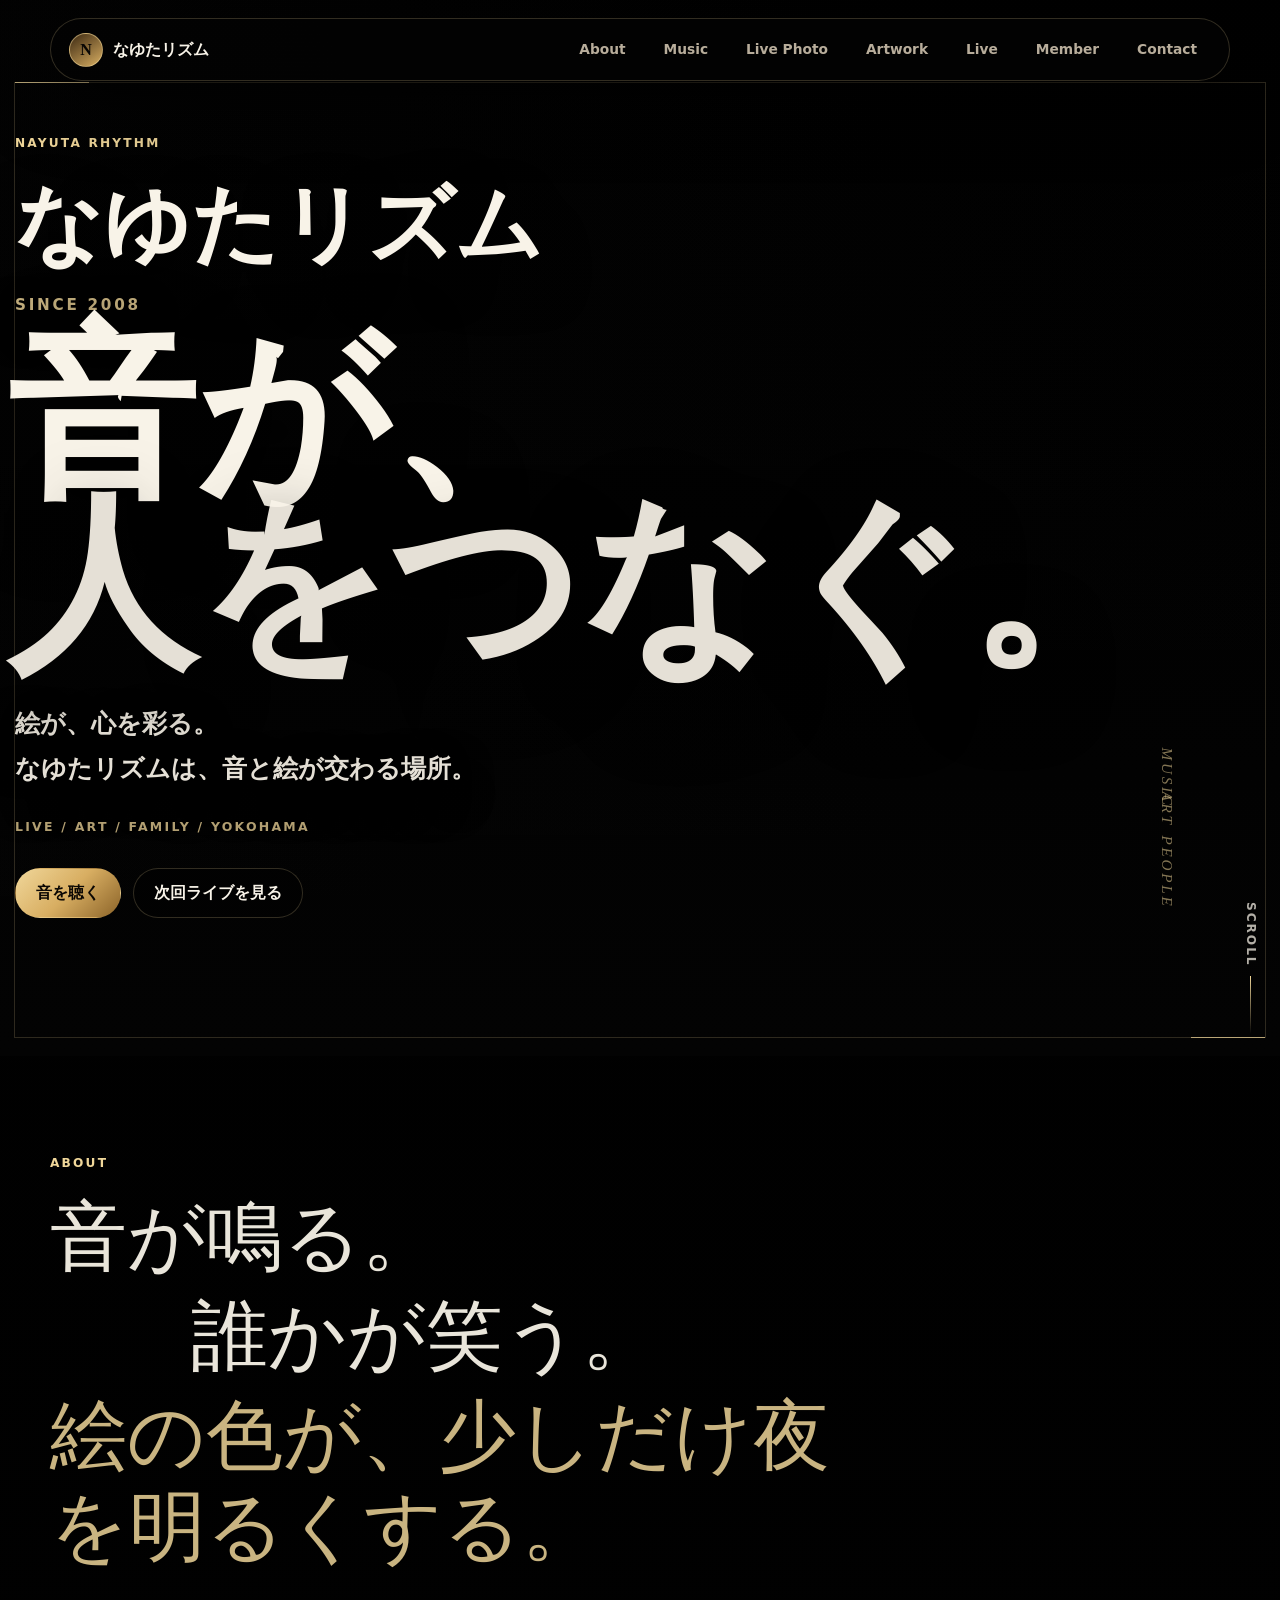
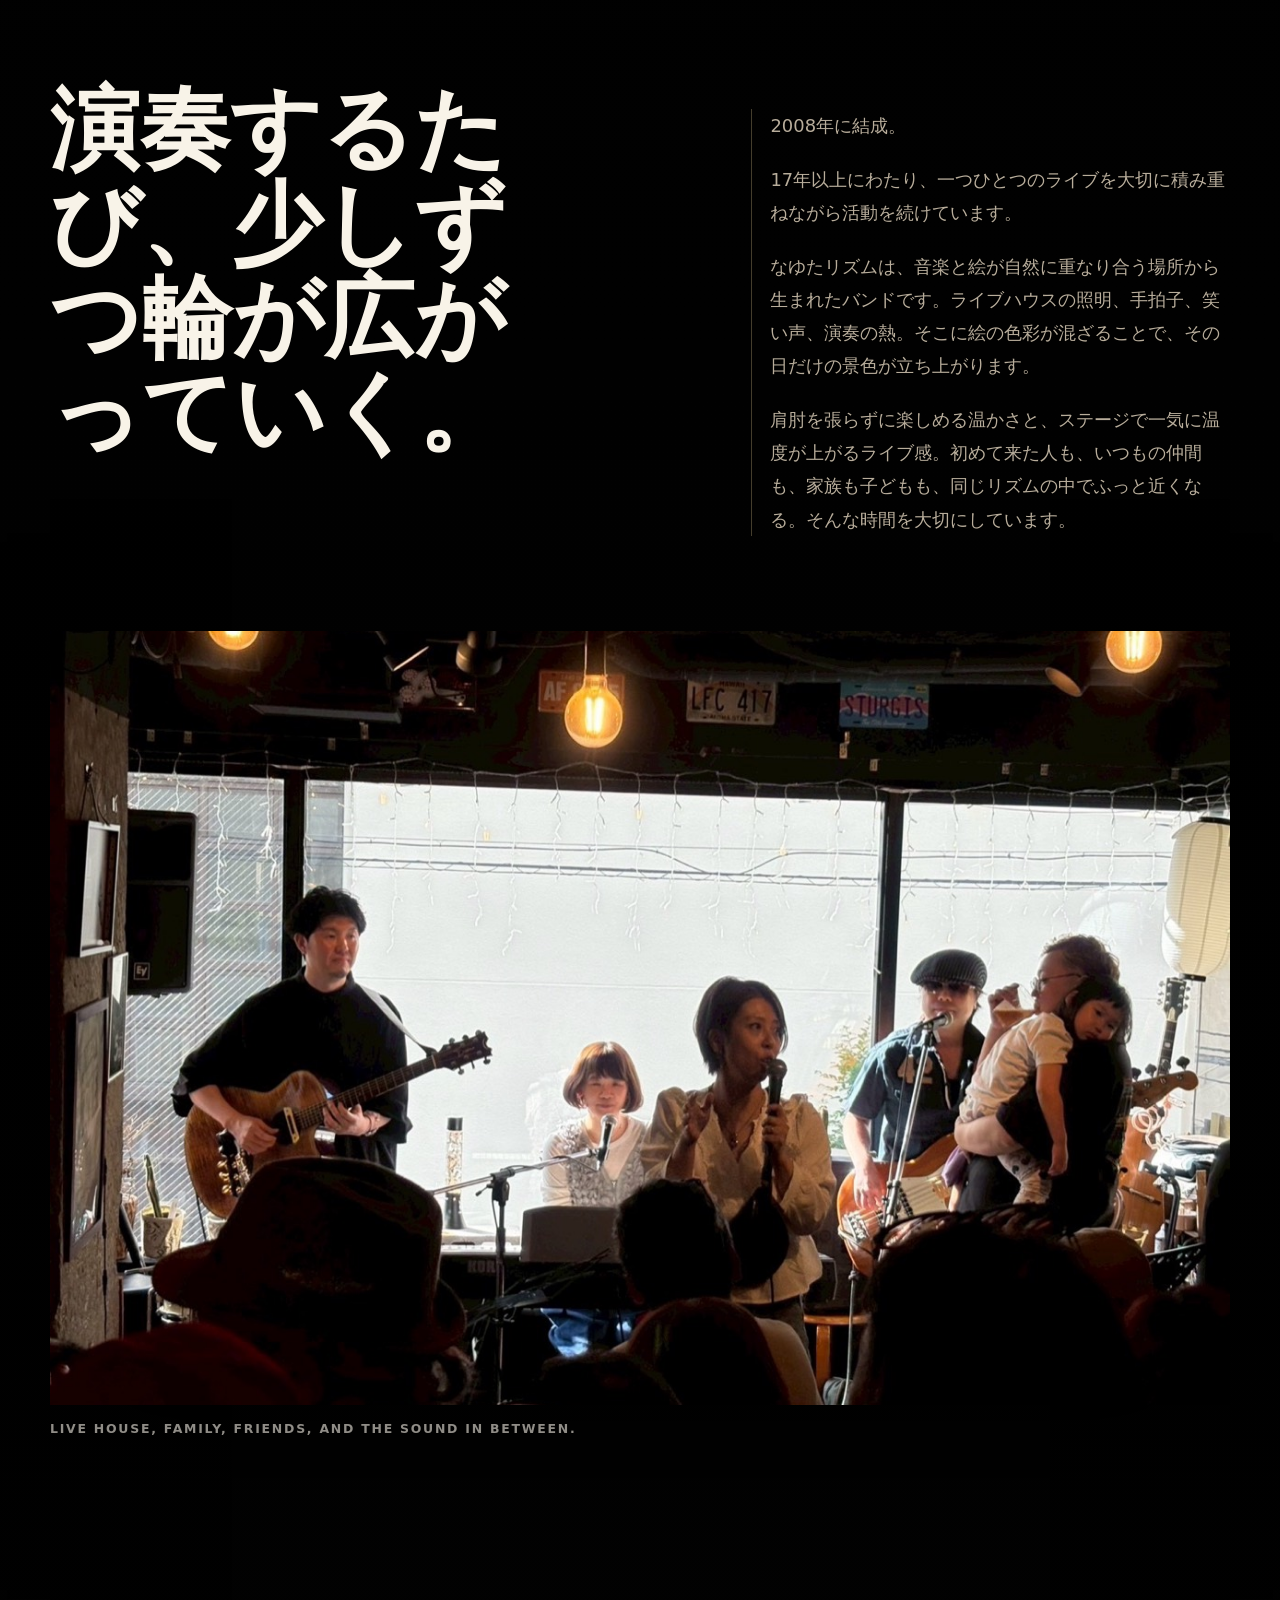
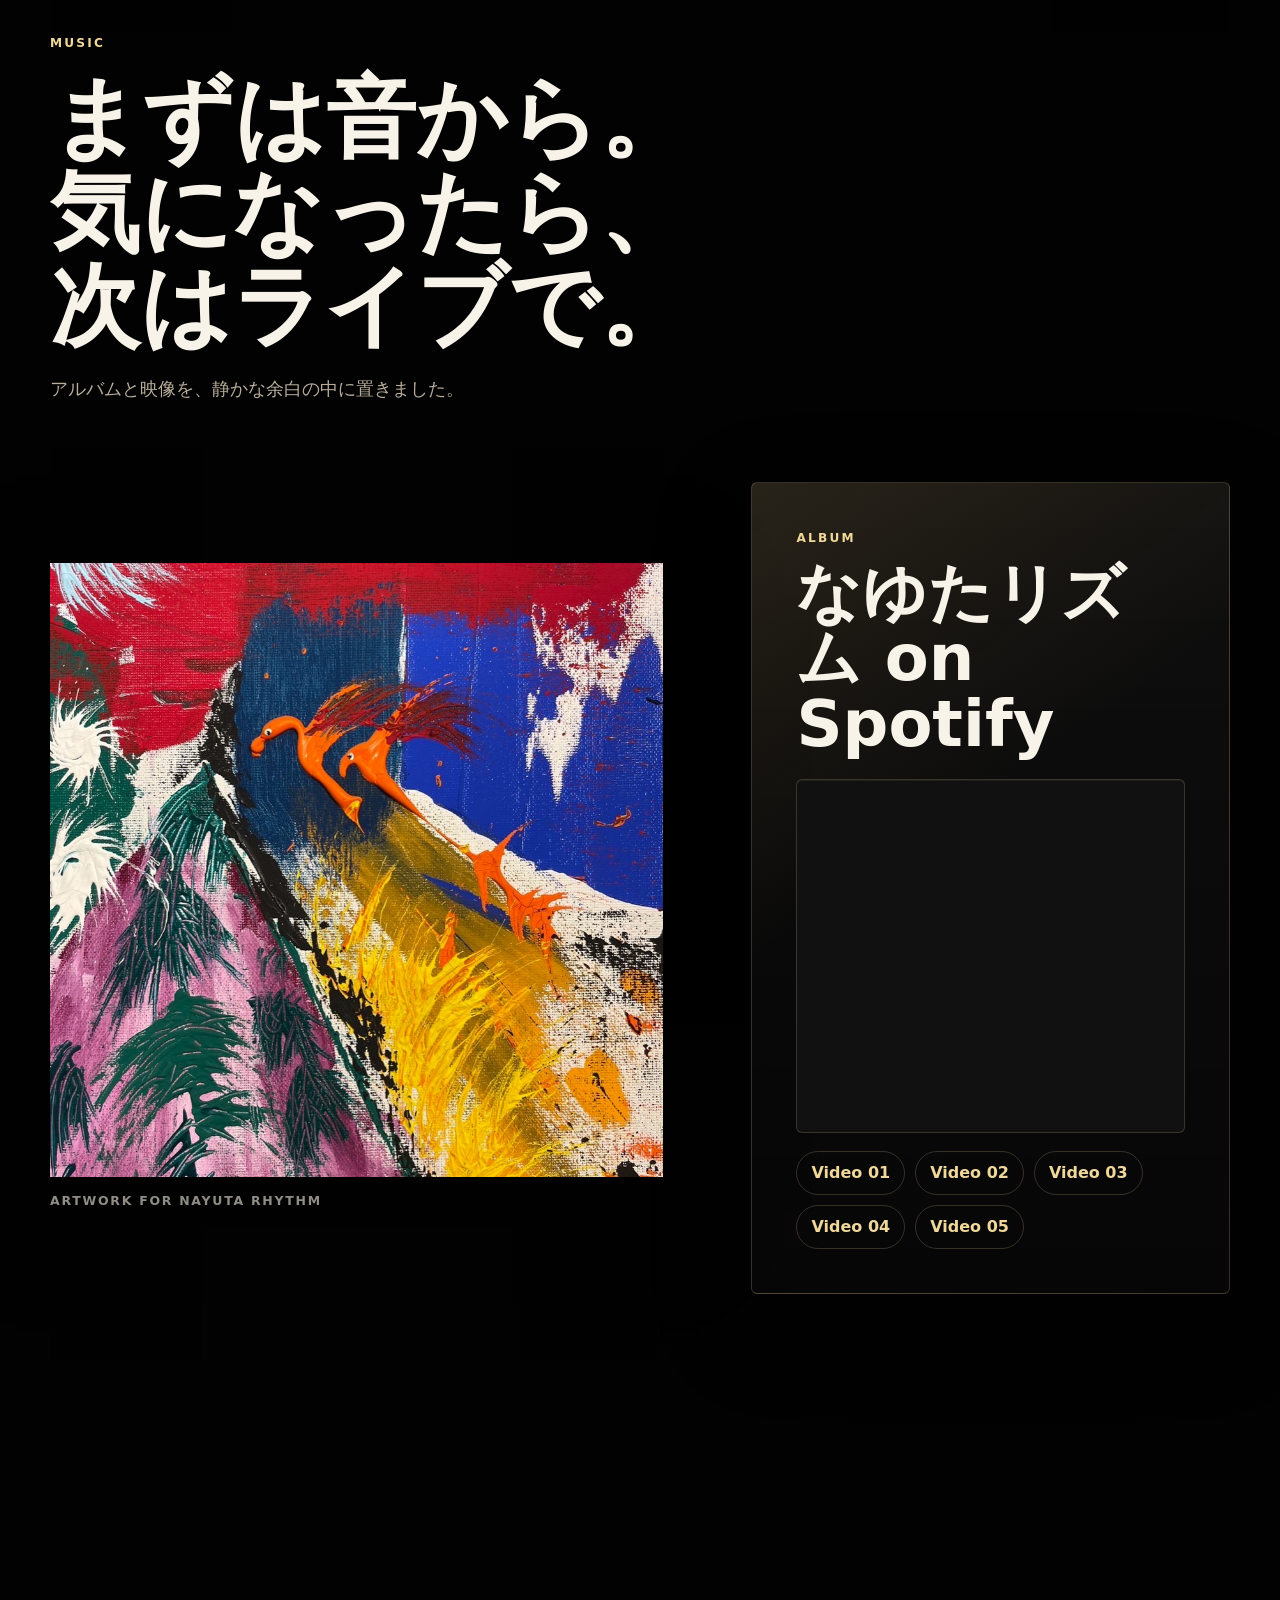
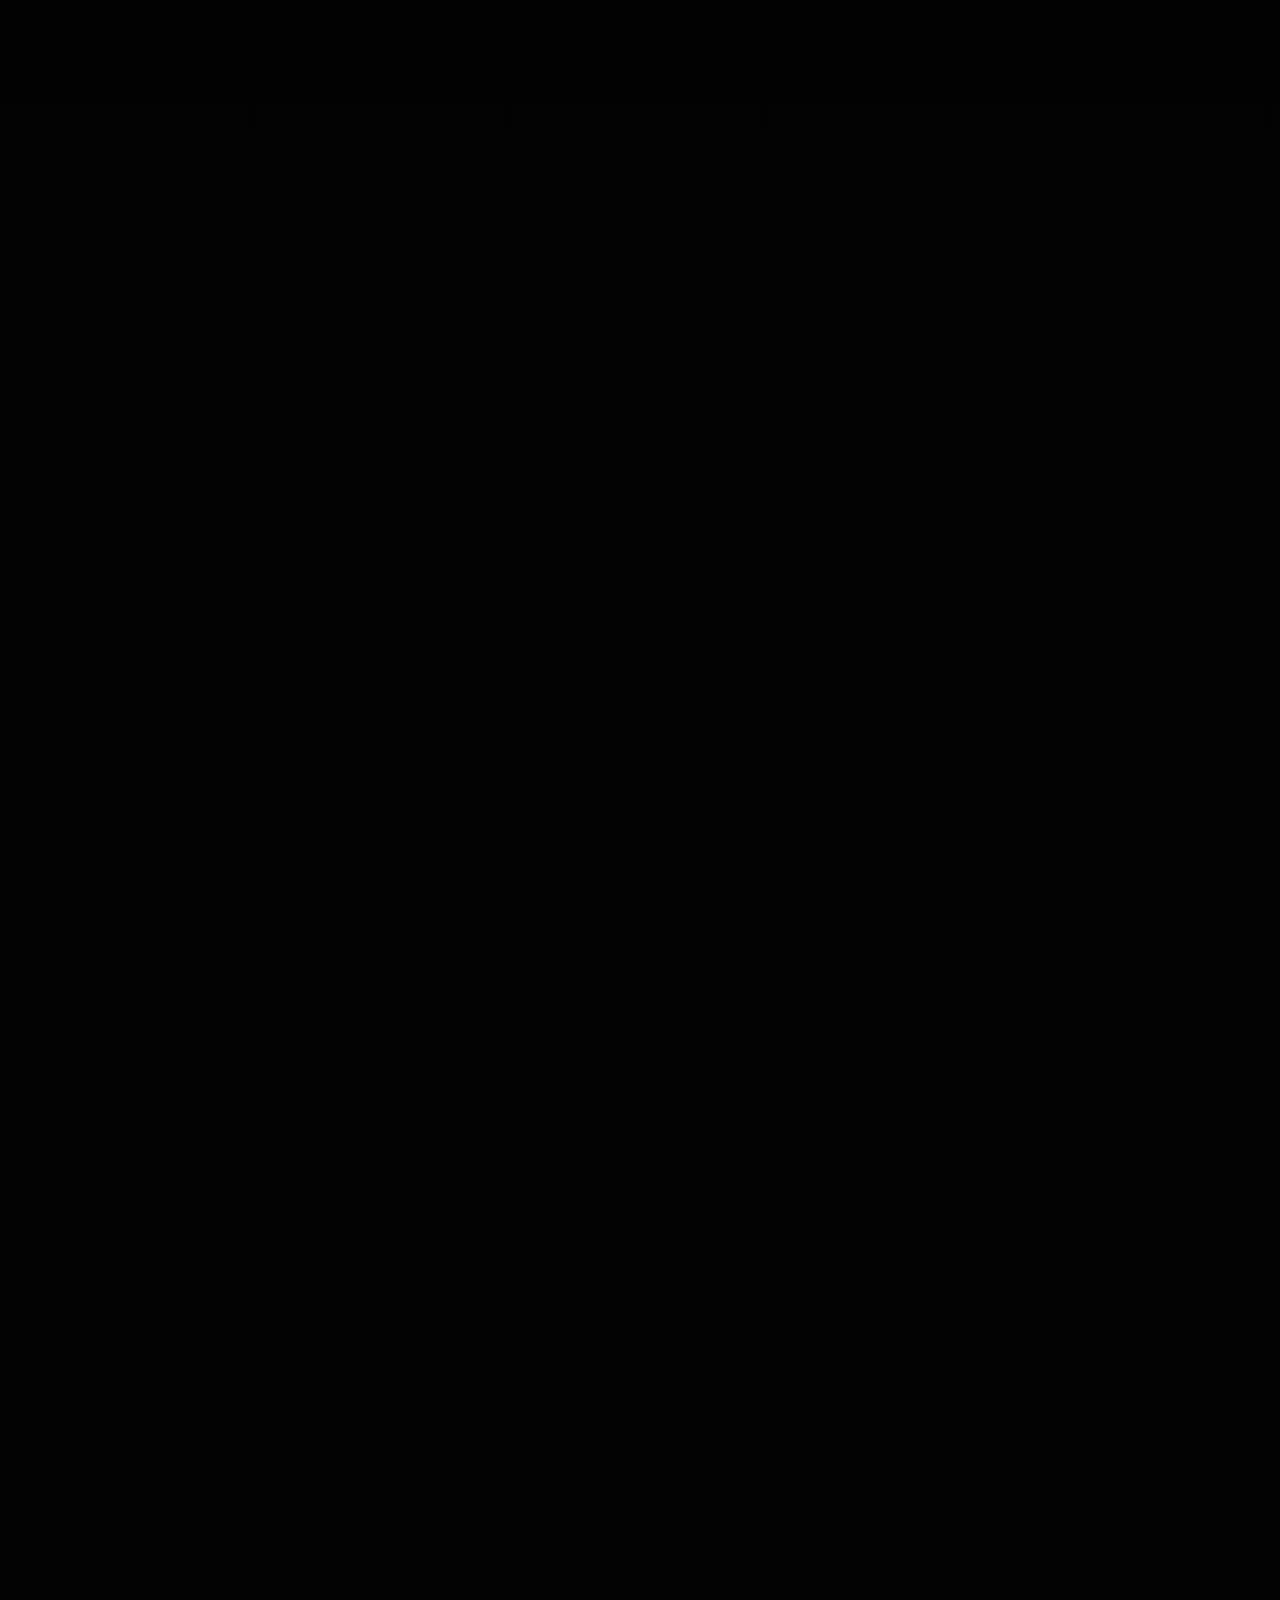
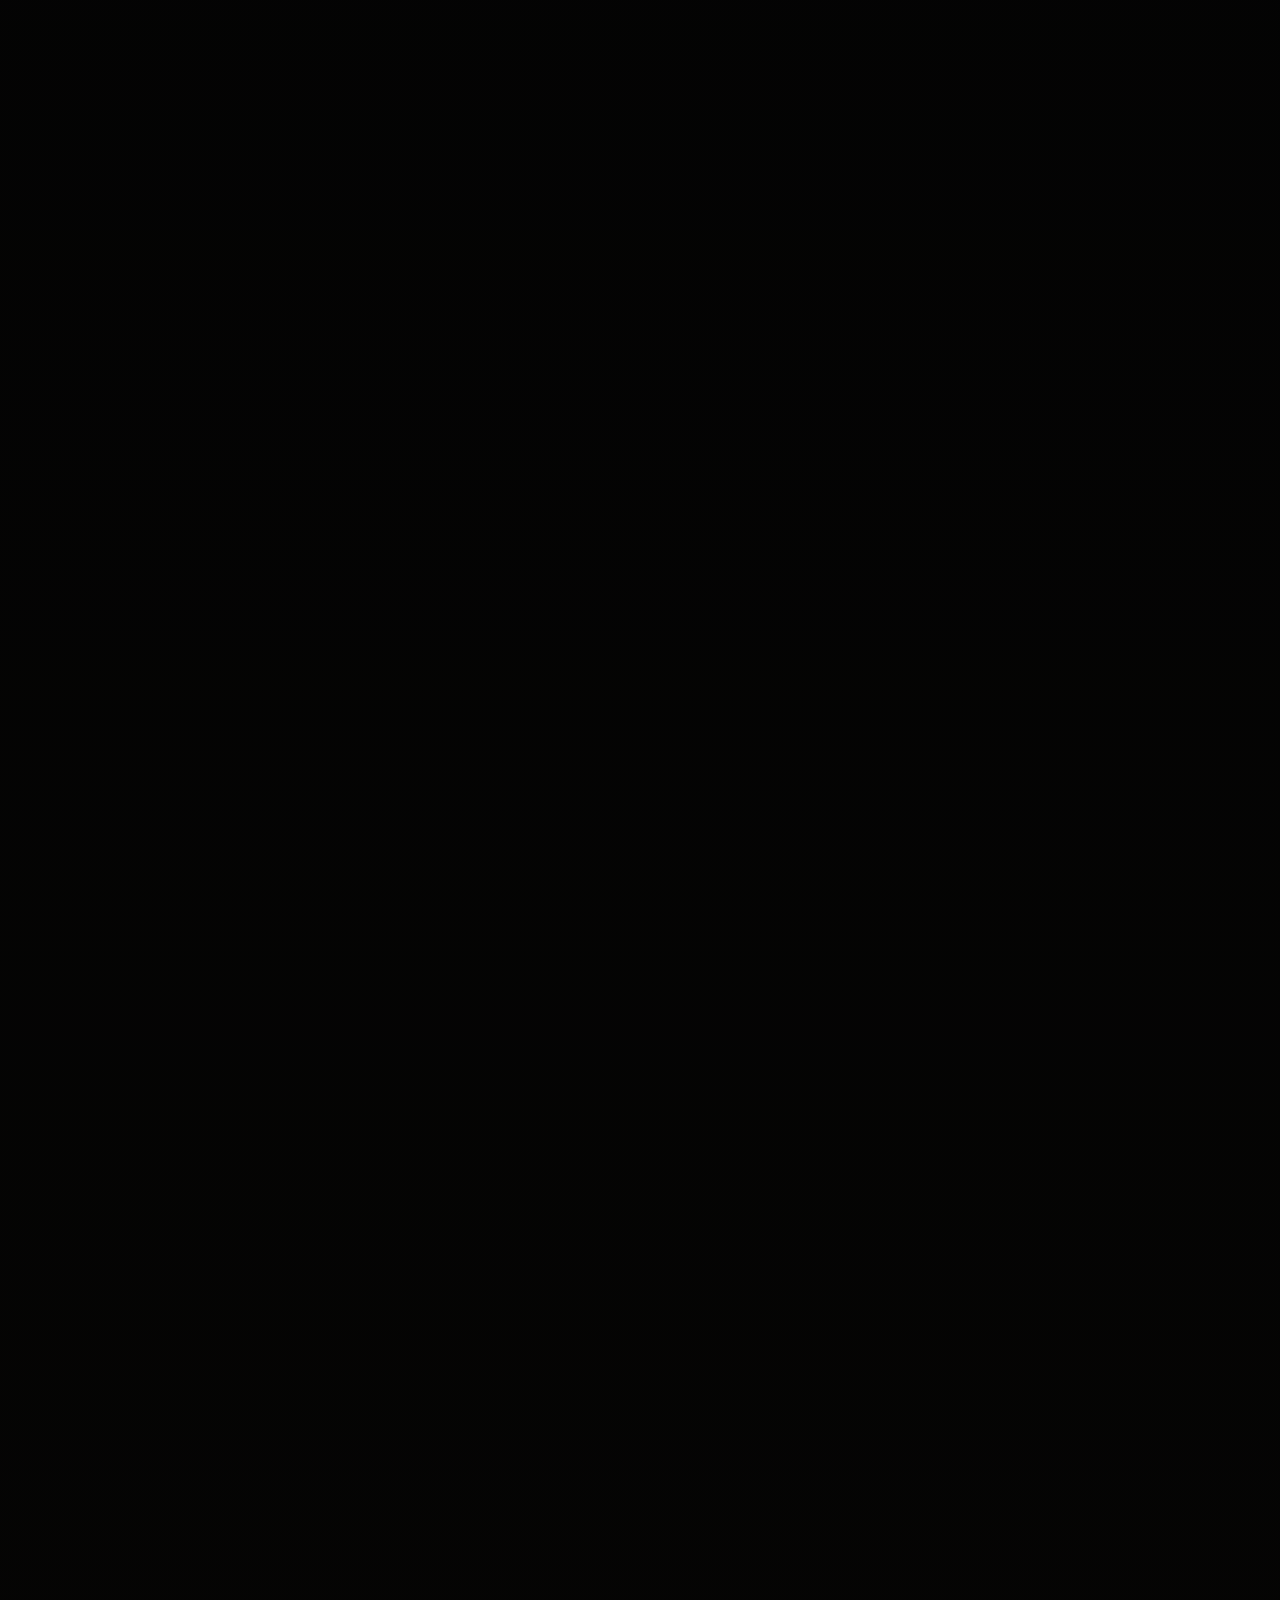
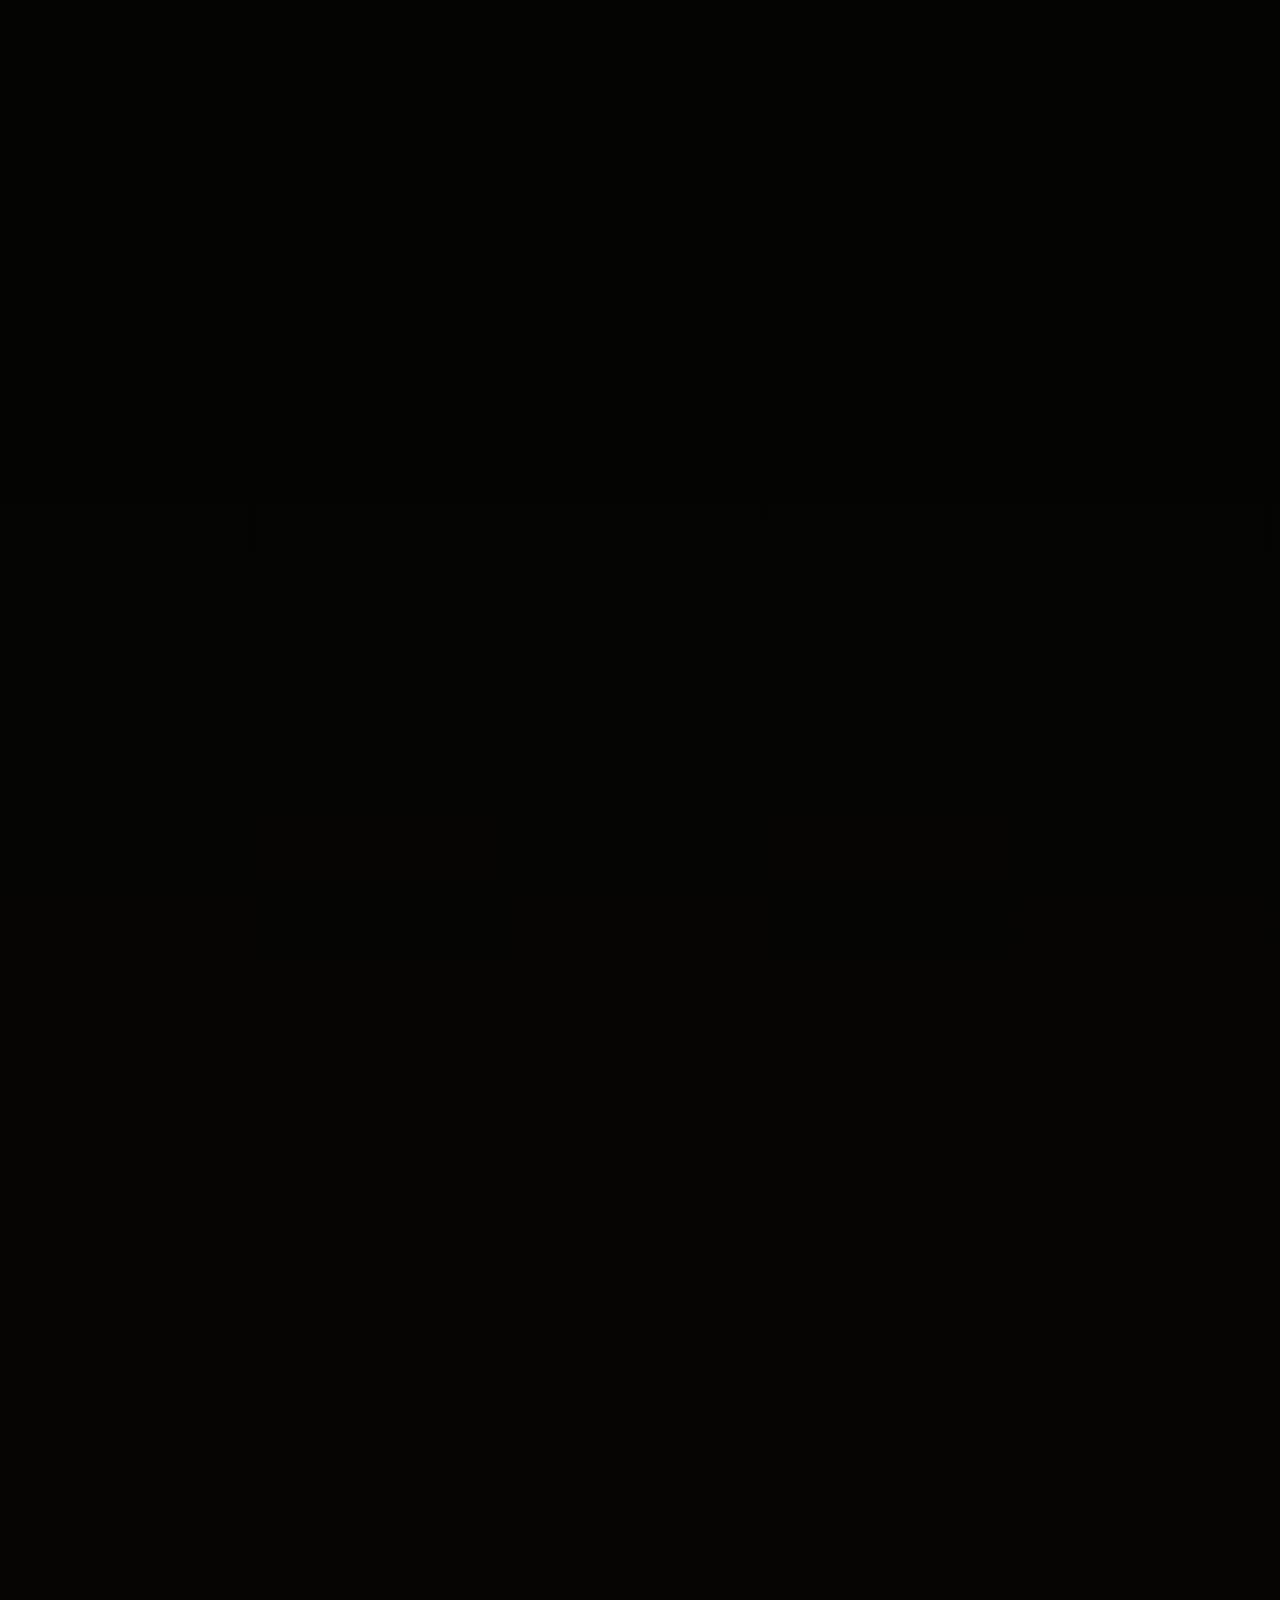
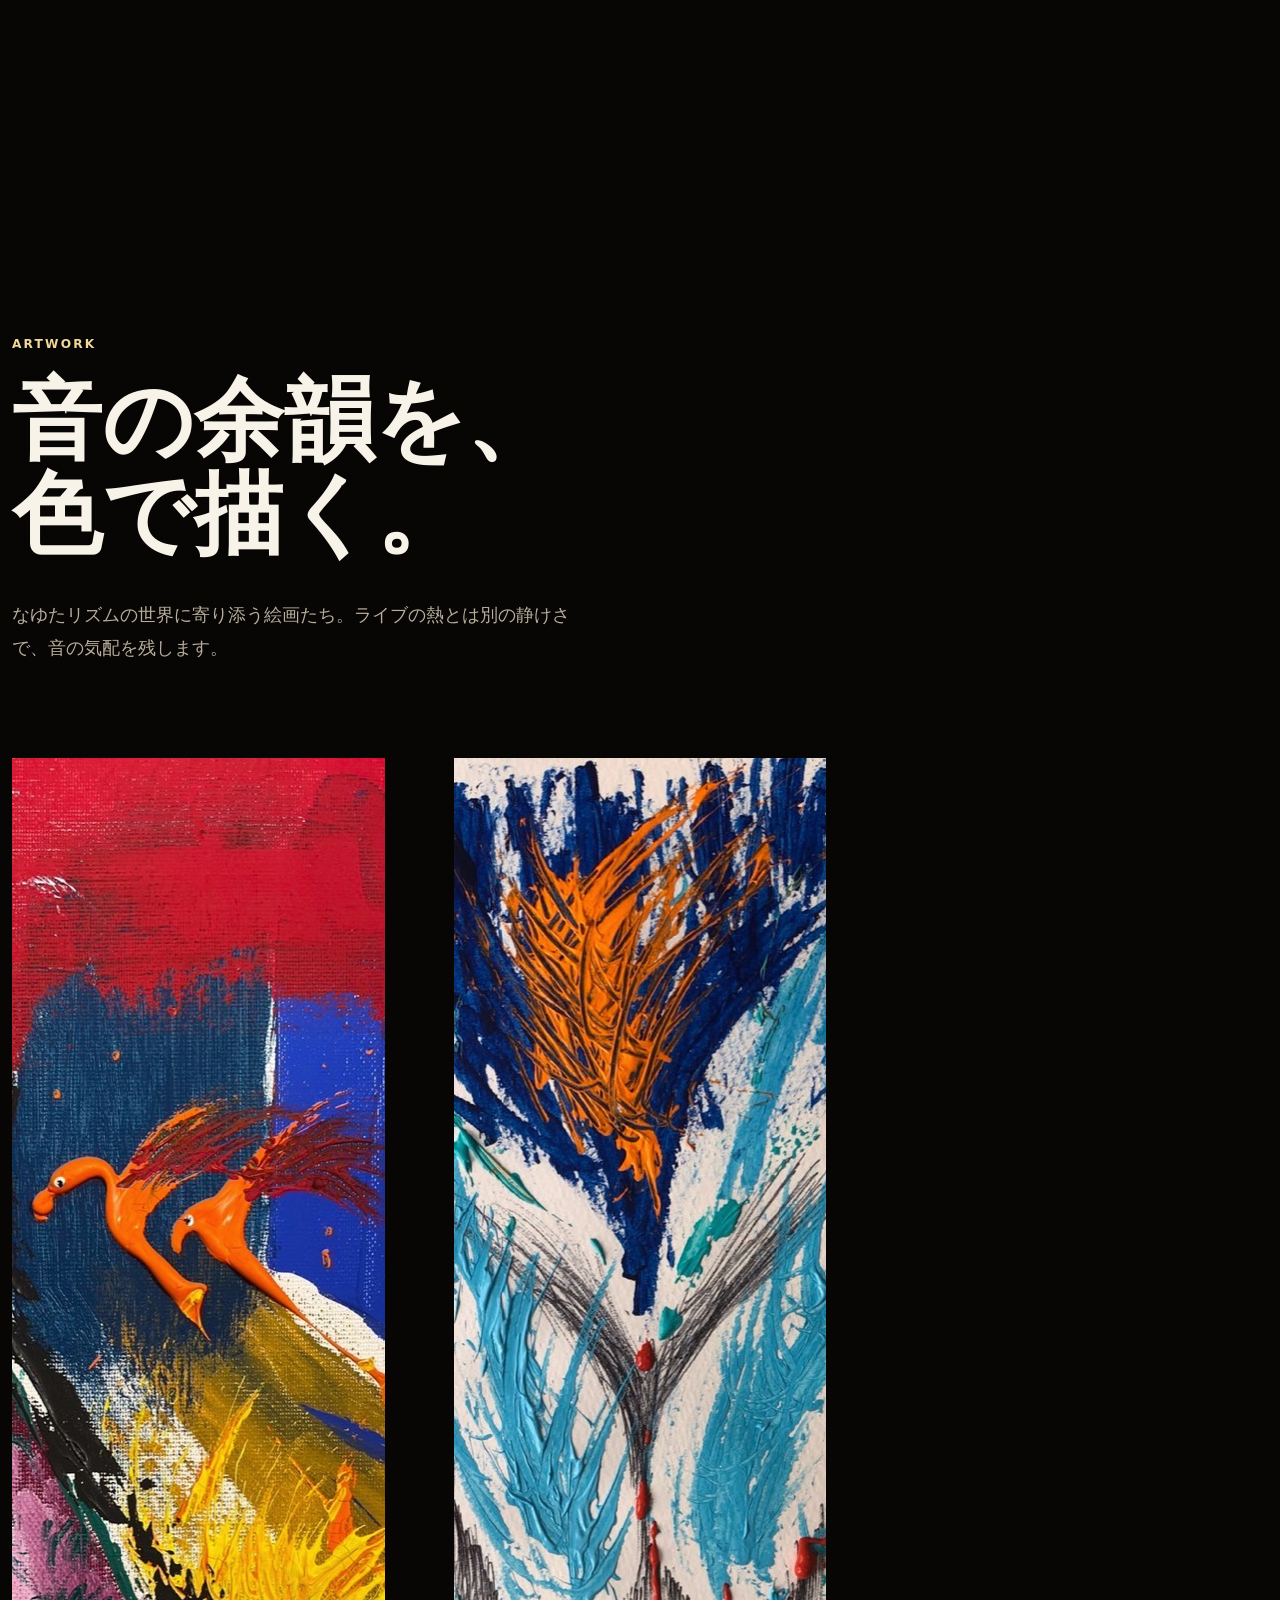
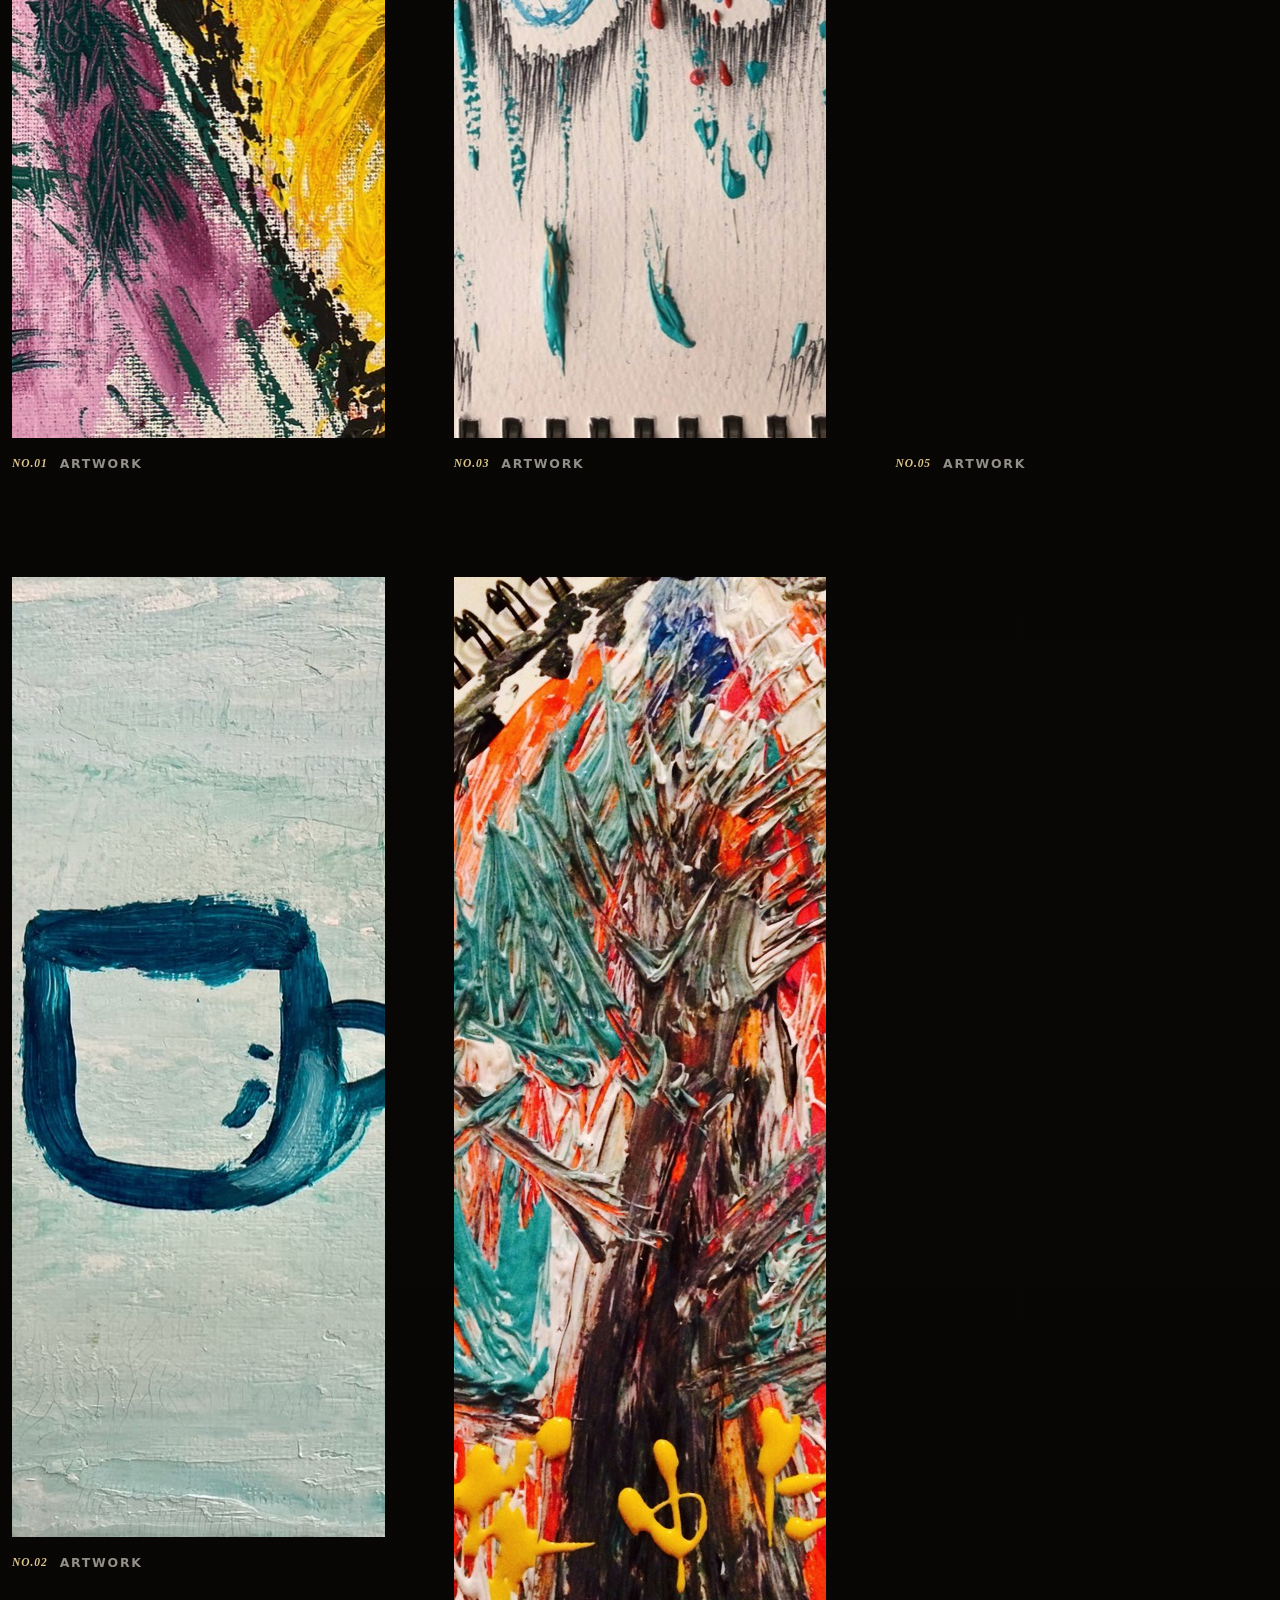
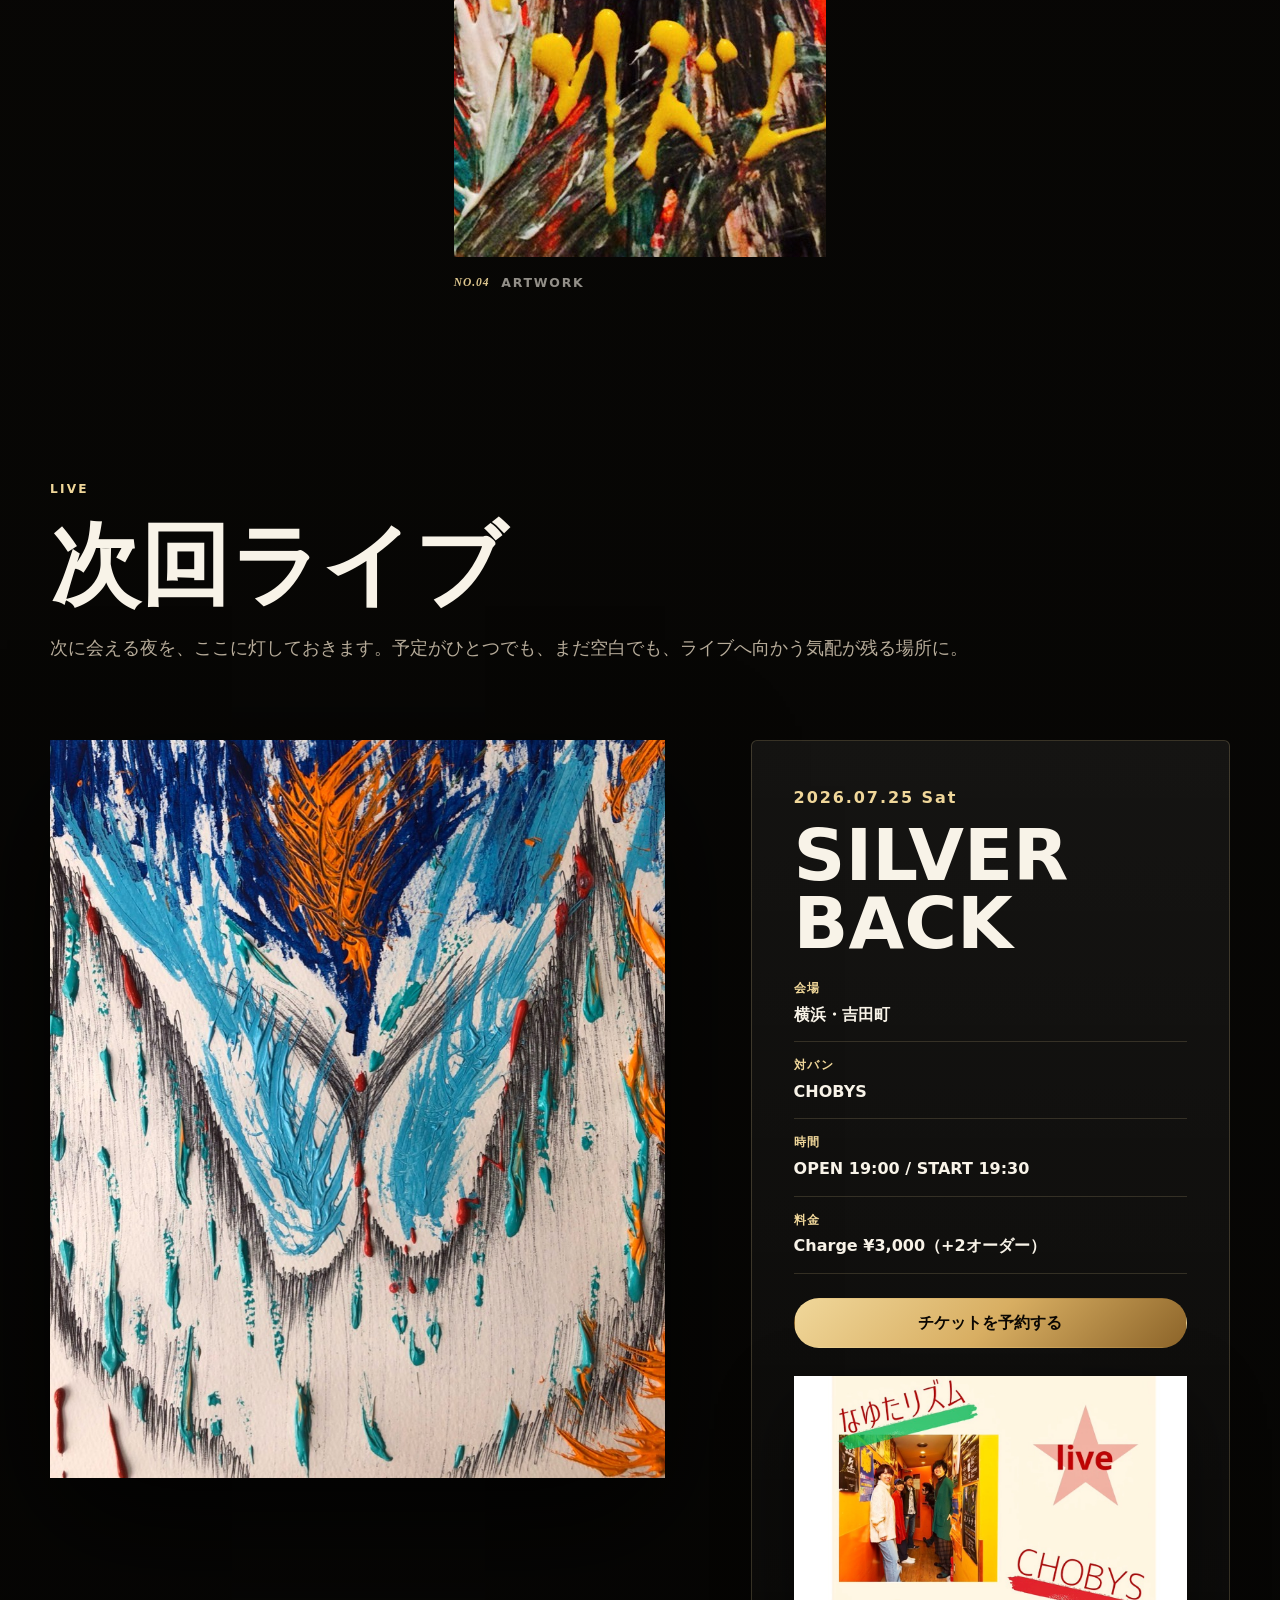
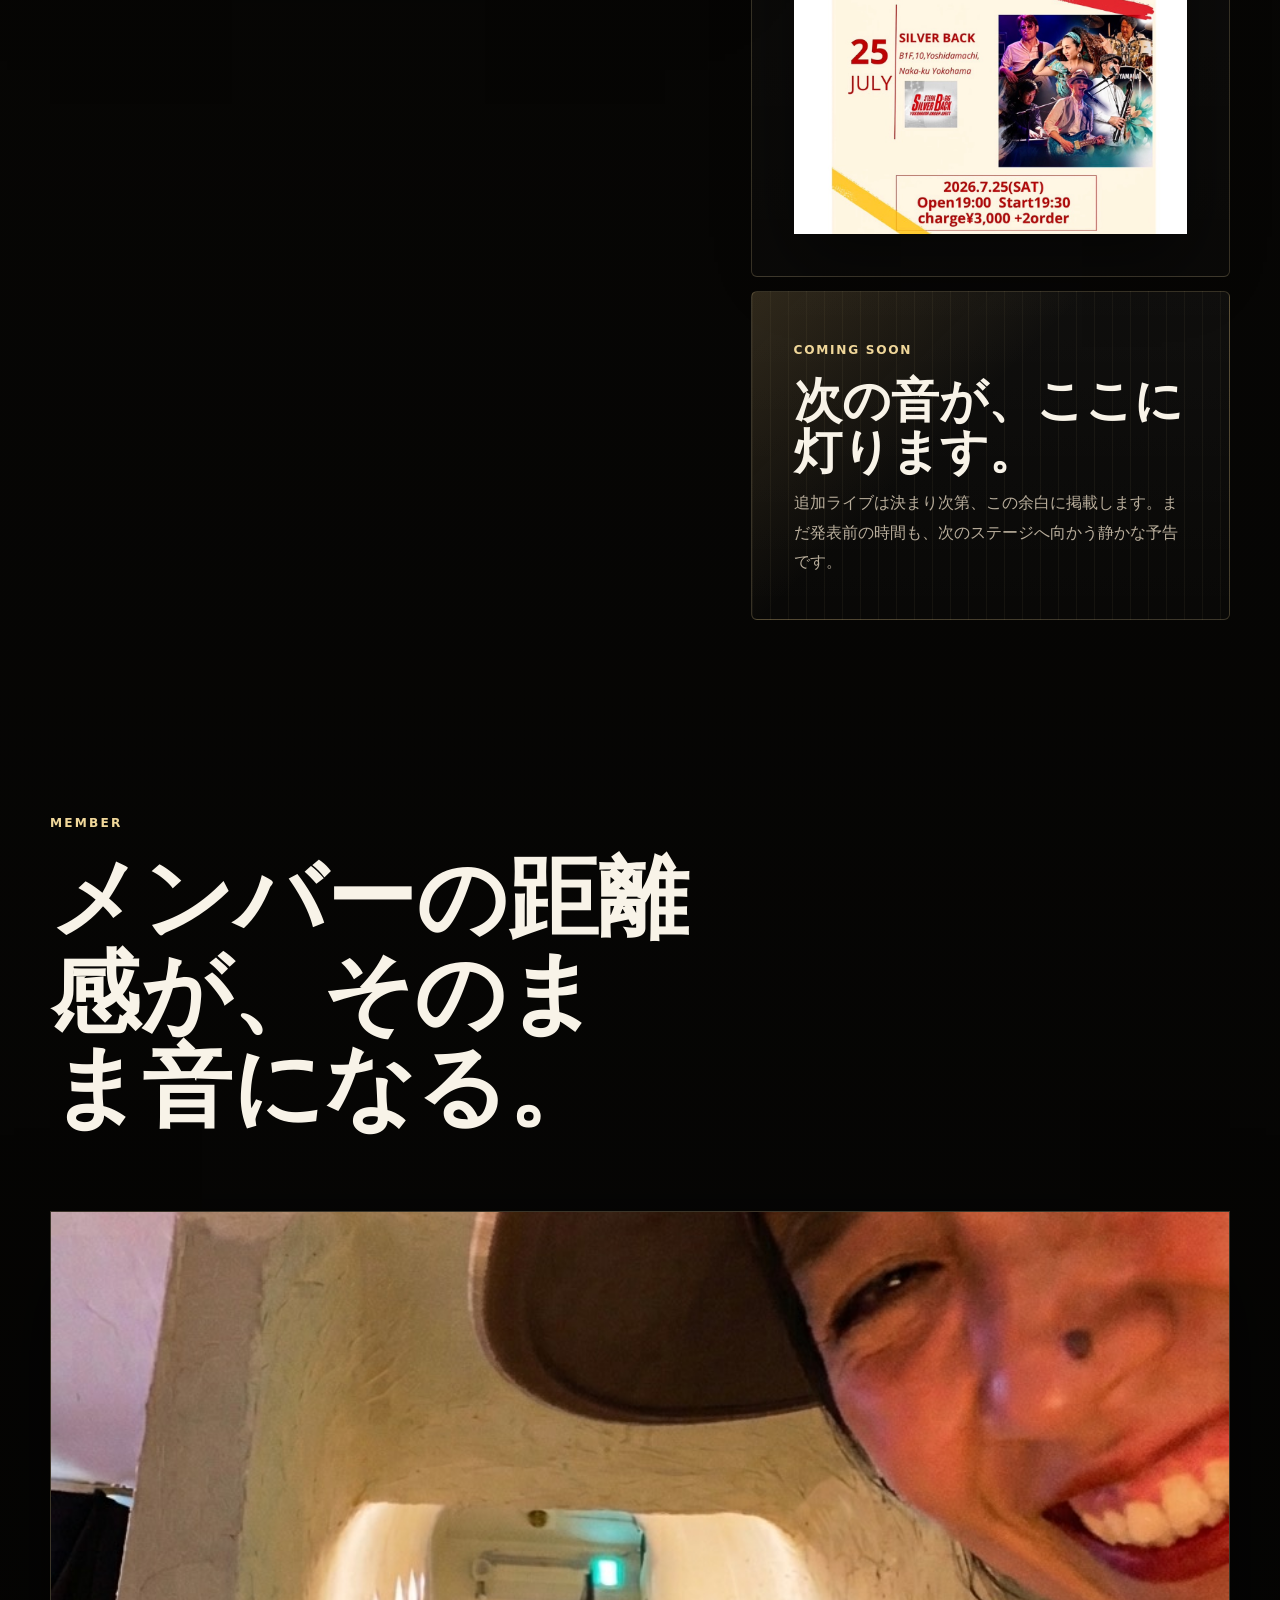
<file: index.html>
<!doctype html>
<html lang="ja">
  <head>
    <meta charset="utf-8" />
    <meta name="viewport" content="width=device-width, initial-scale=1" />
    <meta name="theme-color" content="#030303" />
    <meta
      name="description"
      content="なゆたリズム公式サイト。音楽と絵が交わる温かなライブバンド。音源、ギャラリー、次回ライブ情報、出演依頼・お問い合わせはこちら。"
    />
    <meta property="og:type" content="website" />
    <meta property="og:site_name" content="なゆたリズム" />
    <meta property="og:title" content="なゆたリズム | Official Site" />
    <meta
      property="og:description"
      content="音が、人をつなぐ。絵が、心を彩る。なゆたリズムは、音と絵が交わる場所。"
    />
    <meta property="og:image" content="assets/live-06.jpg" />
    <meta name="twitter:card" content="summary_large_image" />
    <title>なゆたリズム | 音と絵が交わる公式サイト</title>
    <link rel="icon" href="favicon.svg" type="image/svg+xml" />
    <link rel="preconnect" href="https://open.spotify.com" />
  <link rel="stylesheet" href="styles.css?v=20260709-hero-since-only-v17" />
  </head>
  <body>
    <a class="skip-link" href="#about">本文へ移動</a>
    <header class="site-header" data-header>
      <a class="brand" href="#top" aria-label="なゆたリズム TOPへ">
        <span class="brand-mark">N</span>
        <span>なゆたリズム</span>
      </a>

      <button class="nav-toggle" type="button" aria-label="メニューを開く" aria-expanded="false" data-nav-toggle>
        <span></span>
        <span></span>
      </button>

      <nav class="site-nav" aria-label="メインナビゲーション" data-nav>
        <a href="#about">About</a>
        <a href="#music">Music</a>
        <a href="#gallery">Live Photo</a>
        <a href="#artwork">Artwork</a>
        <a href="#live">Live</a>
        <a href="#member">Member</a>
        <a href="#contact">Contact</a>
      </nav>
    </header>

    <main id="top">
      <section class="hero" aria-label="なゆたリズム メインビジュアル">
        <picture>
          <source media="(max-width: 739px)" srcset="assets/live-02.jpg" width="960" height="1280" />
          <img
            class="hero-image"
            src="assets/live-06.jpg"
            alt="観客の前で演奏するなゆたリズムのライブ写真"
            width="1280"
            height="960"
            fetchpriority="high"
            decoding="async"
          />
        </picture>
        <div class="hero-shade" aria-hidden="true"></div>
        <div class="hero-frame" aria-hidden="true"></div>
        <div class="hero-content reveal">
          <p class="eyebrow">Nayuta Rhythm</p>
          <p class="hero-band-name">なゆたリズム</p>
          <div class="hero-history" aria-label="なゆたリズムの結成年と活動歴">
            <span class="hero-since">Since 2008</span>
          </div>
          <h1 class="hero-title"><span>音が、</span><span>人をつなぐ。</span></h1>
          <p class="hero-copy">
            絵が、心を彩る。<br />
            なゆたリズムは、音と絵が交わる場所。
          </p>
          <p class="hero-note">Live / Art / Family / Yokohama</p>
          <div class="hero-actions" aria-label="主要リンク">
            <a class="button button-primary" href="#music">音を聴く</a>
            <a class="button button-quiet" href="#live">次回ライブを見る</a>
          </div>
        </div>
        <div class="hero-words" aria-hidden="true">
          <span>Music</span>
          <span>Art</span>
          <span>People</span>
        </div>
        <a class="scroll-cue" href="#about" aria-label="下へスクロール">
          <span>Scroll</span>
        </a>
      </section>

      <section id="about" class="section about-section reveal">
        <p class="section-kicker">About</p>
        <div class="story-intro" aria-label="なゆたリズムの世界観">
          <span>音が鳴る。</span>
          <span>誰かが笑う。</span>
          <span>絵の色が、少しだけ夜を明るくする。</span>
        </div>
        <div class="about-layout">
          <div class="section-heading">
            <h2>演奏するたび、少しずつ輪が広がっていく。</h2>
          </div>
          <div class="about-copy">
            <p>2008年に結成。</p>
            <p>
              17年以上にわたり、一つひとつのライブを大切に積み重ねながら活動を続けています。
            </p>
            <p>
              なゆたリズムは、音楽と絵が自然に重なり合う場所から生まれたバンドです。ライブハウスの照明、手拍子、笑い声、演奏の熱。そこに絵の色彩が混ざることで、その日だけの景色が立ち上がります。
            </p>
            <p>
              肩肘を張らずに楽しめる温かさと、ステージで一気に温度が上がるライブ感。初めて来た人も、いつもの仲間も、家族も子どもも、同じリズムの中でふっと近くなる。そんな時間を大切にしています。
            </p>
          </div>
        </div>
        <figure class="wide-photo">
          <img src="assets/live-01.jpg" alt="客席の前で演奏するなゆたリズムのライブ写真" width="1280" height="960" loading="lazy" decoding="async" />
          <figcaption>Live house, family, friends, and the sound in between.</figcaption>
        </figure>
      </section>

      <section id="music" class="section music-section reveal">
        <p class="section-kicker">Music</p>
        <div class="section-heading music-heading">
          <h2>まずは音から。気になったら、次はライブで。</h2>
          <p>アルバムと映像を、静かな余白の中に置きました。</p>
        </div>
        <div class="music-showcase">
          <figure class="album-art">
            <img src="assets/art-red.jpg" alt="赤と青と黄色が重なるアート作品" width="960" height="1280" loading="lazy" decoding="async" />
            <figcaption>Artwork for Nayuta Rhythm</figcaption>
          </figure>
          <div class="music-panel">
            <p class="eyebrow">Album</p>
            <h3>なゆたリズム on Spotify</h3>
            <div class="spotify-frame">
              <iframe
                title="Spotifyでなゆたリズムのアルバムを聴く"
                src="https://open.spotify.com/embed/album/3uCcKP15fva9K0MzTCRxSX?utm_source=generator"
                width="100%"
                height="352"
                allow="autoplay; clipboard-write; encrypted-media; fullscreen; picture-in-picture"
                loading="lazy"
              ></iframe>
            </div>
            <div class="video-links" aria-label="YouTube動画リンク">
              <a href="https://youtu.be/my8NFSot_Vs">Video 01</a>
              <a href="https://youtu.be/BkhrYlnSdwc">Video 02</a>
              <a href="https://youtu.be/Fz5E6OEyFX0">Video 03</a>
              <a href="https://youtu.be/K9UUtu_fSV8">Video 04</a>
              <a href="https://youtu.be/auZzusjvbvU">Video 05</a>
            </div>
          </div>
        </div>
      </section>

      <section id="gallery" class="section gallery-section reveal">
        <p class="section-kicker">Live Photo</p>
        <div class="section-heading gallery-heading">
          <h2>ライブの熱が、そのまま残る写真。</h2>
          <p>ステージ、客席、打ち上げ、オフショット。なゆたリズムの音が人をつないだ瞬間を集めました。</p>
        </div>
        <div class="gallery-wall">
          <figure class="gallery-piece gallery-xl" data-lightbox="assets/live-01.jpg" data-caption="LIVE"><img src="assets/live-01.jpg" alt="客席の前で演奏するなゆたリズムのライブ写真" width="1280" height="960" loading="lazy" decoding="async" /><figcaption>LIVE</figcaption></figure>
          <figure class="gallery-piece gallery-xl" data-lightbox="assets/live-06.jpg" data-caption="LIVE"><img src="assets/live-06.jpg" alt="客席を前にステージで演奏するなゆたリズム" width="1280" height="960" loading="lazy" decoding="async" /><figcaption>LIVE</figcaption></figure>
          <figure class="gallery-piece" data-lightbox="assets/live-02.jpg" data-caption="VOCAL"><img src="assets/live-02.jpg" alt="マイクを握って歌うボーカルと隣で歌うベース" width="960" height="1280" loading="lazy" decoding="async" /><figcaption>VOCAL</figcaption></figure>
          <figure class="gallery-piece gallery-tall" data-lightbox="assets/live-03.jpg" data-caption="FAMILY"><img src="assets/live-03.jpg" alt="子どもがマイクを持つライブの一場面" width="960" height="1280" loading="lazy" decoding="async" /><figcaption>FAMILY</figcaption></figure>
          <figure class="gallery-piece" data-lightbox="assets/live-04.jpg" data-caption="STAGE"><img src="assets/live-04.jpg" alt="ライブハウスの照明の中で演奏するバンド全体" width="1280" height="960" loading="lazy" decoding="async" /><figcaption>STAGE</figcaption></figure>
          <figure class="gallery-piece" data-lightbox="assets/live-05.jpg" data-caption="MEMBERS"><img src="assets/live-05.jpg" alt="リハーサルスタジオで笑顔を見せるメンバー" width="1280" height="960" loading="lazy" decoding="async" /><figcaption>MEMBERS</figcaption></figure>
          <figure class="gallery-piece gallery-wide" data-lightbox="assets/live-07.jpg" data-caption="FRIENDS"><img src="assets/live-07.jpg" alt="ライブ後の集合写真" width="1280" height="959" loading="lazy" decoding="async" /><figcaption>FRIENDS</figcaption></figure>
          <figure class="gallery-piece" data-lightbox="assets/live-08.jpg" data-caption="AFTER PARTY"><img src="assets/live-08.jpg" alt="打ち上げ写真" width="1280" height="960" loading="lazy" decoding="async" /><figcaption>AFTER PARTY</figcaption></figure>
          <figure class="gallery-piece gallery-tall" data-lightbox="assets/live-09.jpg" data-caption="OFF SHOT"><img src="assets/live-09.jpg" alt="ライブ後に仲間と並んで笑うオフショット" width="960" height="1280" loading="lazy" decoding="async" /><figcaption>OFF SHOT</figcaption></figure>
          <figure class="gallery-piece" data-lightbox="assets/live-10.jpg" data-caption="TOGETHER"><img src="assets/live-10.jpg" alt="ライブ後の集合写真" width="960" height="1280" loading="lazy" decoding="async" /><figcaption>TOGETHER</figcaption></figure>
        </div>
      </section>

      <section id="artwork" class="section gallery-section artwork-section reveal">
        <p class="section-kicker">Artwork</p>
        <div class="section-heading gallery-heading">
          <h2>音の余韻を、色で描く。</h2>
          <p>なゆたリズムの世界に寄り添う絵画たち。ライブの熱とは別の静けさで、音の気配を残します。</p>
        </div>
        <div class="gallery-wall">
          <figure class="gallery-piece" data-lightbox="assets/art-red.jpg" data-caption="ARTWORK"><img src="assets/art-red.jpg" alt="赤、青、黄色の筆致が重なるアート作品" width="960" height="1280" loading="lazy" decoding="async" /><figcaption>ARTWORK</figcaption></figure>
          <figure class="gallery-piece gallery-wide" data-lightbox="assets/art-cup.jpg" data-caption="ARTWORK"><img src="assets/art-cup.jpg" alt="淡い水色の背景に描かれたカップのアート作品" width="1280" height="960" loading="lazy" decoding="async" /><figcaption>ARTWORK</figcaption></figure>
          <figure class="gallery-piece gallery-tall" data-lightbox="assets/art-blue.jpg" data-caption="ARTWORK"><img src="assets/art-blue.jpg" alt="青とオレンジの筆致が印象的な絵" width="959" height="1280" loading="lazy" decoding="async" /><figcaption>ARTWORK</figcaption></figure>
          <figure class="gallery-piece gallery-tall" data-lightbox="assets/1-写真1.jpg" data-caption="ARTWORK"><img src="assets/1-写真1.jpg" alt="赤と青緑の力強い筆致で描かれたなゆたリズムの絵画" width="960" height="1280" loading="lazy" decoding="async" /><figcaption>ARTWORK</figcaption></figure>
          <figure class="gallery-piece gallery-tall" data-lightbox="assets/2-写真2.jpg" data-caption="ARTWORK"><img src="assets/2-写真2.jpg" alt="青と黄色と黒の筆致が重なる抽象的な絵画" width="960" height="1280" loading="lazy" decoding="async" /><figcaption>ARTWORK</figcaption></figure>
        </div>
      </section>

      <section id="live" class="section live-section reveal">
        <p class="section-kicker">Live</p>
        <div class="section-heading live-heading">
          <h2>次回ライブ</h2>
          <p>次に会える夜を、ここに灯しておきます。予定がひとつでも、まだ空白でも、ライブへ向かう気配が残る場所に。</p>
        </div>
        <div class="live-board">
          <article class="live-visual">
            <img src="assets/art-blue.jpg" alt="青とオレンジを基調にしたライブフライヤー用の絵" width="959" height="1280" loading="lazy" decoding="async" />
          </article>
          <div class="live-list">
            <article class="live-event">
              <p class="live-date">2026.07.25 Sat</p>
              <h3>SILVER BACK</h3>
              <dl>
                <div><dt>会場</dt><dd>横浜・吉田町</dd></div>
                <div><dt>対バン</dt><dd>CHOBYS</dd></div>
                <div><dt>時間</dt><dd>OPEN 19:00 / START 19:30</dd></div>
                <div><dt>料金</dt><dd>Charge ¥3,000（+2オーダー）</dd></div>
              </dl>
              <a class="button button-primary" href="#" data-mail-link>チケットを予約する</a>
              <figure class="live-flyer" data-lightbox="assets/flyer-20260725.jpg" data-caption="2026.07.25 LIVE FLYER">
                <img src="assets/flyer-20260725.jpg" alt="2026年7月25日 SILVER BACK なゆたリズムとCHOBYSのライブフライヤー" width="1099" height="1280" loading="lazy" decoding="async" />
              </figure>
            </article>
            <article class="live-empty" aria-label="追加ライブ情報">
              <span>Coming Soon</span>
              <h3>次の音が、ここに灯ります。</h3>
              <p>追加ライブは決まり次第、この余白に掲載します。まだ発表前の時間も、次のステージへ向かう静かな予告です。</p>
            </article>
          </div>
        </div>
      </section>

      <section id="member" class="section members-section reveal" aria-labelledby="members-title">
        <p class="section-kicker">Member</p>
        <div class="section-heading">
          <h2 id="members-title">メンバーの距離感が、そのまま音になる。</h2>
        </div>
        <figure class="member-group-photo">
          <img src="assets/member-stairs.jpg" alt="階段で集まって笑顔を見せるなゆたリズムのメンバー集合写真" width="896" height="1193" loading="lazy" decoding="async" />
        </figure>
        <div class="member-list">
          <article class="member-profile">
            <img src="assets/member-tommy.jpg" alt="チョコレートを持って笑顔を見せるトミーの写真" width="700" height="500" loading="lazy" decoding="async" />
            <div>
              <p class="eyebrow">Vocal</p>
              <h3>トミー（Vo.）</h3>
              <p>神戸出身。歌うことが大好きな一児の母。</p>
              <p>阪神大震災を経験し、その想いから生まれた楽曲「サムディ」は、メンバー全員が大切にしている代表曲のひとつ。10年以上にわたりライブで歌い続けている。</p>
              <div class="member-likes">
                <p class="member-likes-title">☕ 好きなもの</p>
                <p>カフェラテ、レモンサワー、はま寿司</p>
              </div>
            </div>
          </article>
          <article class="member-profile">
            <img src="assets/member-ariari.jpg" alt="バースデーケーキを持つアリアリの写真" width="700" height="500" loading="lazy" decoding="async" />
            <div>
              <p class="eyebrow">Bass</p>
              <h3>アリアリ（Ba.）</h3>
              <p>なゆたリズムのグルーヴ担当。</p>
              <p>ライブ中はテンションが上がりすぎて、演奏よりも暴れている時間が長いことも（笑）。見た目とは裏腹に、メンバーからいじられ、愛されるムードメーカー。</p>
              <div class="member-likes">
                <p class="member-likes-title">🥃 好きなもの</p>
                <p>マルボロ、麦焼酎ロック、パンクロック</p>
              </div>
            </div>
          </article>
          <article class="member-profile">
            <img src="assets/member-fukuchan.jpg" alt="ピースサインをして笑顔を見せる福ちゃんの写真" width="700" height="500" loading="lazy" decoding="async" />
            <div>
              <p class="eyebrow">Keyboard</p>
              <h3>福ちゃん（Key.）</h3>
              <p>ピアノ講師として活動しながら、複数のバンドでも活躍するクラシックのスペシャリスト。</p>
              <p>繊細なアレンジと豊かな表現力で、なゆたリズムの世界観を音で描き出している。</p>
              <div class="member-likes">
                <p class="member-likes-title">🍺 好きなもの</p>
                <p>芽ねぎ寿司、ビール、不可解なモノ</p>
              </div>
            </div>
          </article>
          <article class="member-profile">
            <img src="assets/member-keichan.jpg" alt="アメリカ国旗の前に立つけいちゃんの写真" width="700" height="500" loading="lazy" decoding="async" />
            <div>
              <p class="eyebrow">Drums</p>
              <h3>けいちゃん（Dr.）</h3>
              <p>アルゼンチン育ち。</p>
              <p>一級建築士・一級施工管理技士などの資格を持ち、日本の住宅施工の最前線で活躍するプロフェッショナル。</p>
              <p>仕事では建築の司令塔、ステージではラテンのリズムでバンドを支えるドラマー。</p>
              <div class="member-likes">
                <p class="member-likes-title">🍛 好きなもの</p>
                <p>インドカレー作り、ピアノ演奏、ラムコーク</p>
              </div>
            </div>
          </article>
          <article class="member-profile">
            <img src="assets/member-acchan.jpg" alt="白いテレキャスターを弾くあっちゃんのライブ写真" width="700" height="500" loading="lazy" decoding="async" />
            <div>
              <p class="eyebrow">Guitar / Artwork</p>
              <h3>あっちゃん（Gt.）</h3>
              <p>ギター、作曲・編曲、そしてアートワークを担当する、なゆたリズムのリーダー。</p>
              <p>個性豊かなメンバーをまとめながら、音楽だけでなく絵やデザインも含めて、バンド全体の世界観を創り上げている。</p>
              <div class="member-likes">
                <p class="member-likes-title">🎨 好きなもの</p>
                <p>創作料理、絵画、ランブルスコ</p>
              </div>
            </div>
          </article>
        </div>
      </section>

      <section id="contact" class="section contact-section reveal">
        <div class="contact-shell">
          <div>
            <p class="section-kicker">Contact</p>
            <h2>ライブ予約、出演依頼、お問い合わせはこちら。</h2>
            <p>
              ライブのご予約、出演のお誘い、作品やイベントについてのご相談など、お気軽にメールでご連絡ください。
            </p>
          </div>
          <div class="contact-actions" aria-label="お問い合わせとSNSリンク">
            <a class="button button-primary icon-button" href="#" data-mail-link>
              <svg viewBox="0 0 24 24" aria-hidden="true"><path d="M4 6h16v12H4z"/><path d="m4 7 8 6 8-6"/></svg>
              問い合わせる
            </a>
            <div class="youtube-picker" data-youtube-picker>
              <button class="button button-quiet icon-button" type="button" aria-expanded="false" aria-controls="youtube-menu" data-youtube-toggle>
                <svg viewBox="0 0 24 24" aria-hidden="true"><path d="M5 6.5h14v11H5z"/><path d="m10 9 5 3-5 3z"/></svg>
                YouTube
              </button>
              <div class="youtube-menu" id="youtube-menu" hidden data-youtube-menu>
                <a href="#" data-pending-link>YouTubeチャンネル</a>
                <a href="https://youtu.be/my8NFSot_Vs">ないものねだり</a>
                <a href="https://youtu.be/BkhrYlnSdwc">01 虹晴れ日和</a>
                <a href="https://youtu.be/Fz5E6OEyFX0">02 うた</a>
                <a href="https://youtu.be/K9UUtu_fSV8">03 ベサメムーチョ</a>
                <p class="youtube-menu-status" aria-live="polite" data-youtube-status></p>
              </div>
            </div>
            <a class="button button-quiet icon-button" href="https://open.spotify.com/album/3uCcKP15fva9K0MzTCRxSX?si=iYip_5fKQfqmBXg00TKTHQ">
              <svg viewBox="0 0 24 24" aria-hidden="true"><circle cx="12" cy="12" r="8"/><path d="M8 10c2.8-.8 5.7-.5 8 .8M8.8 13c2-.5 4.4-.3 6.1.7M9.4 15.7c1.4-.3 3-.2 4.2.4"/></svg>
              Spotify
            </a>
          </div>
        </div>
      </section>
    </main>

    <footer class="site-footer">
      <p class="footer-closing">また、同じリズムの中で。</p>
      <div class="footer-brand">
        <span class="brand-mark">N</span>
        <div>
          <p>なゆたリズム</p>
          <small>音と絵が交わる場所。</small>
        </div>
      </div>
      <nav class="footer-nav" aria-label="フッターナビゲーション">
        <a href="#about">About</a>
        <a href="#music">Music</a>
        <a href="#gallery">Live Photo</a>
        <a href="#artwork">Artwork</a>
        <a href="#live">Live</a>
        <a href="#member">Member</a>
        <a href="#contact">Contact</a>
      </nav>
      <div class="footer-social" aria-label="SNSリンク">
        <a href="#contact">YouTube</a>
        <a href="https://open.spotify.com/album/3uCcKP15fva9K0MzTCRxSX?si=iYip_5fKQfqmBXg00TKTHQ">Spotify</a>
      </div>
      <p class="footer-copy">© なゆたリズム</p>
      <a class="footer-top" href="#top">Back to top</a>
    </footer>

    <div class="lightbox" role="dialog" aria-modal="true" aria-label="画像拡大表示" data-lightbox-modal hidden>
      <button class="lightbox-close" type="button" aria-label="閉じる" data-lightbox-close>Close</button>
      <img alt="" data-lightbox-image />
      <p data-lightbox-caption></p>
    </div>

    <script src="script.js?v=20260709-member-photo-v14"></script>
  </body>
</html>
</file>
<file: styles.css>
:root {
  --bg: #030303;
  --panel: #0b0b0b;
  --panel-soft: #11100e;
  --ink: #f8f3e8;
  --muted: #b8ad9b;
  --gold: #d8ae62;
  --gold-soft: #f0d79a;
  --line: rgba(240, 215, 154, 0.2);
  --glass: rgba(3, 3, 3, 0.72);
  --shadow: rgba(0, 0, 0, 0.68);
  --radius: 10px;
  --max: 1180px;
  --wide: 1360px;
  --section-space: clamp(48px, 8vw, 96px);
  --heading-space: clamp(34px, 7vw, 76px);
  --ease: cubic-bezier(0.2, 0.8, 0.2, 1);
}

* {
  box-sizing: border-box;
}

html {
  overflow-x: hidden;
  scroll-behavior: smooth;
}

body {
  margin: 0;
  background:
    linear-gradient(180deg, #000 0, var(--bg) 28%, #080705 58%, #020202 100%),
    repeating-linear-gradient(90deg, rgba(240, 215, 154, 0.025) 0 1px, transparent 1px 92px);
  color: var(--ink);
  font-family: "Hiragino Kaku Gothic ProN", "Yu Gothic", Meiryo, system-ui, sans-serif;
  line-height: 1.85;
  overflow-x: clip;
}

body.nav-open,
body.lightbox-open {
  overflow: hidden;
}

a {
  color: inherit;
  text-decoration: none;
}

a:focus-visible,
button:focus-visible,
[role="button"]:focus-visible {
  outline: 2px solid var(--gold-soft);
  outline-offset: 4px;
}

img {
  display: block;
  max-width: 100%;
}

.skip-link {
  position: fixed;
  top: 10px;
  left: 10px;
  z-index: 120;
  padding: 10px 14px;
  border-radius: 999px;
  background: var(--gold-soft);
  color: #080604;
  font-weight: 900;
  transform: translateY(-160%);
  transition: transform 0.25s var(--ease);
}

.skip-link:focus {
  transform: translateY(0);
}

.site-header {
  position: fixed;
  top: 14px;
  left: 50%;
  z-index: 40;
  display: flex;
  width: min(calc(100% - 24px), var(--max));
  align-items: center;
  justify-content: space-between;
  padding: 10px 12px;
  border: 1px solid var(--line);
  border-radius: 999px;
  background: var(--glass);
  box-shadow: 0 18px 70px var(--shadow);
  transform: translateX(-50%);
  transition: background 0.28s var(--ease), border-color 0.28s var(--ease);
}

.site-header.is-scrolled {
  border-color: rgba(240, 215, 154, 0.32);
  background: rgba(3, 3, 3, 0.92);
}

.brand {
  display: inline-flex;
  align-items: center;
  gap: 10px;
  font-weight: 800;
}

.brand-mark {
  display: grid;
  width: 34px;
  height: 34px;
  place-items: center;
  border: 1px solid rgba(240, 215, 154, 0.52);
  border-radius: 50%;
  background: linear-gradient(145deg, #3b2811, #d8ae62);
  color: #080604;
  font-family: Georgia, serif;
}

.nav-toggle {
  display: grid;
  width: 46px;
  height: 46px;
  place-items: center;
  border: 1px solid var(--line);
  border-radius: 50%;
  background: rgba(255, 255, 255, 0.055);
  color: var(--ink);
}

.nav-toggle span {
  display: block;
  width: 18px;
  height: 2px;
  border-radius: 999px;
  background: currentColor;
}

.site-nav {
  position: fixed;
  inset: 74px 12px auto;
  display: none;
  padding: 12px;
  border: 1px solid var(--line);
  border-radius: 22px;
  background: rgba(3, 3, 3, 0.96);
  box-shadow: 0 28px 90px var(--shadow);
}

.site-nav.is-open {
  display: grid;
}

.site-nav a {
  padding: 13px 14px;
  border-radius: 14px;
  color: var(--muted);
  font-size: 1rem;
  font-weight: 800;
  transition: background 0.28s var(--ease), color 0.28s var(--ease);
}

.site-nav a:hover {
  background: rgba(216, 174, 98, 0.13);
  color: var(--ink);
}

.hero {
  position: relative;
  min-height: 108svh;
  overflow: hidden;
  isolation: isolate;
  background: #000;
}

.hero picture,
.hero-image {
  position: absolute;
  inset: 0;
  z-index: -2;
  width: 100%;
  height: 100%;
}

.hero-image {
  object-fit: cover;
  object-position: 50% 50%;
  transform: scale(1.08);
  animation: heroDrift 20s var(--ease) infinite alternate;
}

.hero-shade {
  position: absolute;
  inset: 0;
  z-index: -1;
  background:
    linear-gradient(180deg, rgba(3, 3, 3, 0.03), rgba(3, 3, 3, 0.22) 42%, rgba(3, 3, 3, 0.88) 88%, var(--bg)),
    linear-gradient(90deg, rgba(3, 3, 3, 0.94), rgba(3, 3, 3, 0.5) 48%, rgba(3, 3, 3, 0.1));
}

.hero-frame {
  position: absolute;
  inset: 82px 14px 18px;
  z-index: -1;
  border: 1px solid rgba(240, 215, 154, 0.18);
  pointer-events: none;
}

.hero-frame::before,
.hero-frame::after {
  content: "";
  position: absolute;
  width: 74px;
  height: 1px;
  background: var(--gold-soft);
  opacity: 0.72;
}

.hero-frame::before {
  top: -1px;
  left: 0;
}

.hero-frame::after {
  right: 0;
  bottom: -1px;
}

@keyframes heroDrift {
  from { transform: scale(1.08) translate3d(0, 0, 0); }
  to { transform: scale(1.15) translate3d(-1.8%, -1.4%, 0); }
}

.hero-content {
  display: flex;
  width: min(calc(100% - 30px), var(--wide));
  min-height: 108svh;
  margin: 0 auto;
  padding: 132px 0 116px;
  flex-direction: column;
  justify-content: flex-end;
}

.eyebrow,
.section-kicker {
  margin: 0;
  color: var(--gold-soft);
  font-size: 0.76rem;
  font-weight: 900;
  letter-spacing: 0.18em;
  text-transform: uppercase;
}

.hero h1,
.section-heading h2,
.contact-shell h2 {
  margin: 0;
  letter-spacing: 0;
}

.hero h1 {
  max-width: 7.2em;
  margin-top: 16px;
  font-family: "Yu Mincho", "Hiragino Mincho ProN", serif;
  font-size: clamp(3.35rem, 14.8vw, 11.8rem);
  font-weight: 700;
  line-height: 0.86;
  text-wrap: balance;
  text-shadow: 0 22px 72px rgba(0, 0, 0, 0.82);
}

.hero h1 span {
  display: block;
  transform: translateX(-0.04em);
}

.hero h1 span + span {
  margin-top: 0.04em;
  color: rgba(248, 243, 232, 0.92);
}

.hero-band-name {
  margin: clamp(14px, 3.6vw, 28px) 0 0;
  color: var(--text);
  font-family: "Yu Mincho", "Hiragino Mincho ProN", serif;
  font-size: clamp(2.05rem, 9vw, 5.4rem);
  font-weight: 700;
  line-height: 1;
  letter-spacing: 0;
  text-shadow: 0 20px 52px #000;
}

.hero-history {
  display: grid;
  gap: 8px;
  max-width: min(100%, 680px);
  margin-top: clamp(12px, 2.8vw, 22px);
  text-shadow: 0 18px 44px #000;
}

.hero-since {
  color: rgba(240, 215, 154, 0.82);
  font-size: clamp(0.76rem, 2.8vw, 0.95rem);
  font-weight: 900;
  letter-spacing: 0.18em;
  text-transform: uppercase;
}

.hero-history-copy {
  color: rgba(248, 243, 232, 0.9);
  font-size: clamp(1rem, 3.8vw, 1.34rem);
  font-weight: 800;
  line-height: 1.68;
}

.hero-title {
  margin-top: clamp(28px, 6vw, 54px);
}

.hero-copy {
  max-width: 640px;
  margin: 34px 0 0;
  color: rgba(248, 243, 232, 0.92);
  font-size: clamp(1.08rem, 4.4vw, 1.58rem);
  font-weight: 700;
  line-height: 1.78;
  text-shadow: 0 18px 44px #000;
}

.hero-note {
  margin: 24px 0 0;
  color: rgba(240, 215, 154, 0.74);
  font-size: 0.78rem;
  font-weight: 900;
  letter-spacing: 0.18em;
  text-transform: uppercase;
}

.hero-actions,
.contact-actions {
  display: flex;
  flex-wrap: wrap;
  gap: 12px;
  margin-top: 30px;
}

.hero-words {
  position: absolute;
  right: 18px;
  bottom: 142px;
  display: grid;
  gap: 16px;
  color: rgba(240, 215, 154, 0.54);
  font-family: Georgia, serif;
  font-size: clamp(0.74rem, 2vw, 0.95rem);
  font-style: italic;
  letter-spacing: 0.18em;
  pointer-events: none;
  text-transform: uppercase;
}

.hero-words span {
  transform: rotate(90deg);
  transform-origin: center;
}

.button,
.video-links a {
  display: inline-flex;
  min-height: 50px;
  align-items: center;
  justify-content: center;
  padding: 12px 20px;
  border: 1px solid var(--line);
  border-radius: 999px;
  font-weight: 900;
  line-height: 1.25;
  transition: transform 0.28s var(--ease), border-color 0.28s var(--ease), background 0.28s var(--ease);
}

.button:hover,
.video-links a:hover {
  border-color: rgba(240, 215, 154, 0.56);
  transform: translateY(-2px);
}

.button:active,
.video-links a:active {
  transform: translateY(0);
}

.button-primary {
  border-color: transparent;
  background: linear-gradient(135deg, #f0d79a, #d8ae62 50%, #8c6429);
  color: #0b0703;
}

.button-quiet {
  background: rgba(3, 3, 3, 0.58);
  color: var(--ink);
}

.scroll-cue {
  position: absolute;
  right: 18px;
  bottom: 22px;
  display: inline-flex;
  align-items: center;
  gap: 10px;
  color: rgba(248, 243, 232, 0.72);
  font-size: 0.76rem;
  font-weight: 900;
  letter-spacing: 0.16em;
  text-transform: uppercase;
  writing-mode: vertical-rl;
}

.scroll-cue::after {
  content: "";
  width: 1px;
  height: 58px;
  background: linear-gradient(var(--gold-soft), transparent);
  animation: scrollLine 1.8s var(--ease) infinite;
}

.scroll-cue span {
  animation: scrollText 1.8s var(--ease) infinite alternate;
}

@keyframes scrollLine {
  0% { transform: scaleY(0.25); transform-origin: top; opacity: 0.4; }
  55% { transform: scaleY(1); opacity: 1; }
  100% { transform: scaleY(0.25); transform-origin: bottom; opacity: 0.35; }
}

@keyframes scrollText {
  from { opacity: 0.48; }
  to { opacity: 1; }
}

.section {
  width: min(calc(100% - 34px), var(--max));
  margin: 0 auto;
  padding: var(--section-space) 0;
  scroll-margin-top: 94px;
}

.section-kicker {
  margin-bottom: 18px;
}

.section-heading {
  margin-bottom: var(--heading-space);
}

.section-heading h2,
.contact-shell h2 {
  max-width: 900px;
  font-family: "Yu Mincho", "Hiragino Mincho ProN", serif;
  font-size: clamp(2.28rem, 9vw, 5.6rem);
  font-weight: 700;
  line-height: 1.05;
  text-wrap: balance;
}

.section-heading p,
.contact-shell p,
.about-copy,
.member-profile p,
.live-heading p {
  color: var(--muted);
  font-size: clamp(1rem, 2.7vw, 1.12rem);
}

.about-layout {
  display: grid;
  gap: clamp(34px, 7vw, 88px);
  align-items: end;
}

.story-intro {
  display: grid;
  gap: 9px;
  max-width: 830px;
  margin: 0 0 calc(var(--heading-space) * 1.45);
  color: rgba(248, 243, 232, 0.94);
  font-family: "Yu Mincho", "Hiragino Mincho ProN", serif;
  font-size: clamp(1.42rem, 6.4vw, 4.8rem);
  line-height: 1.18;
}

.story-intro span:nth-child(2) {
  padding-left: clamp(24px, 11vw, 160px);
}

.story-intro span:nth-child(3) {
  max-width: 12em;
  color: rgba(240, 215, 154, 0.84);
}

.about-copy {
  max-width: 720px;
  padding-left: 18px;
  border-left: 1px solid rgba(240, 215, 154, 0.28);
}

.about-copy p {
  margin: 0;
}

.about-copy p + p {
  margin-top: 1.15em;
}

.wide-photo {
  margin: calc(var(--heading-space) * 1.25) 0 0;
}

.wide-photo img {
  width: 100%;
  min-height: min(86vw, 420px);
  max-height: 86svh;
  object-fit: cover;
  box-shadow: 0 48px 120px rgba(0, 0, 0, 0.72);
}

.wide-photo figcaption,
.album-art figcaption,
.gallery-piece figcaption {
  color: rgba(248, 243, 232, 0.58);
  font-size: 0.78rem;
  font-weight: 900;
  letter-spacing: 0.14em;
  text-transform: uppercase;
}

.wide-photo figcaption {
  margin-top: 12px;
}

.music-showcase {
  display: grid;
  gap: clamp(32px, 8vw, 92px);
  align-items: center;
}

.music-section {
  padding-bottom: clamp(24px, 4vw, 48px);
}

.album-art {
  width: min(100%, 620px);
  aspect-ratio: 1 / 1;
  margin: 0;
}

.album-art img {
  width: 100%;
  height: 100%;
  object-fit: cover;
  box-shadow: 0 34px 100px var(--shadow);
  transition: transform 0.6s var(--ease), box-shadow 0.6s var(--ease);
}

.album-art:hover img {
  transform: translateY(-4px) scale(1.01);
  box-shadow: 0 44px 120px rgba(0, 0, 0, 0.86);
}

.album-art figcaption {
  margin-top: 12px;
}

.music-panel {
  padding: clamp(22px, 5vw, 44px);
  border: 1px solid var(--line);
  border-radius: 6px;
  background:
    linear-gradient(145deg, rgba(216, 174, 98, 0.13), transparent 42%),
    linear-gradient(180deg, rgba(255, 255, 255, 0.055), rgba(255, 255, 255, 0.02));
  box-shadow: 0 30px 90px rgba(0, 0, 0, 0.38);
}

.music-panel h3 {
  margin: 12px 0 22px;
  font-size: clamp(2rem, 8vw, 4rem);
  line-height: 1.02;
}

.spotify-frame {
  overflow: hidden;
  border: 1px solid rgba(240, 215, 154, 0.18);
  border-radius: 6px;
  background: #111;
  box-shadow: inset 0 1px 0 rgba(255, 255, 255, 0.06);
}

.music-panel iframe {
  display: block;
  width: 100%;
  border: 0;
}

.video-links {
  display: flex;
  flex-wrap: wrap;
  gap: 10px;
  margin-top: 18px;
}

.video-links a {
  min-height: 44px;
  padding: 10px 14px;
  color: var(--gold-soft);
}

.gallery-heading {
  display: grid;
  gap: 18px;
}

.gallery-heading p {
  max-width: 560px;
}

.gallery-section {
  width: min(calc(100% - 24px), var(--wide));
  padding-top: clamp(64px, 9vw, 112px);
  padding-bottom: clamp(72px, 10vw, 132px);
}

.gallery-wall {
  columns: 1;
  column-gap: clamp(34px, 5.4vw, 72px);
  counter-reset: exhibit;
}

.gallery-piece {
  width: 100%;
  margin: 0 0 clamp(46px, 8vw, 110px);
  break-inside: avoid;
  cursor: zoom-in;
  transform-origin: center;
  counter-increment: exhibit;
}

.gallery-piece:focus-visible img {
  box-shadow: 0 0 0 3px rgba(240, 215, 154, 0.8), 0 34px 110px rgba(0, 0, 0, 0.76);
}

.gallery-piece img {
  width: 100%;
  max-height: none;
  object-fit: cover;
  filter: saturate(0.96);
  transition: transform 0.85s var(--ease), opacity 0.85s var(--ease), box-shadow 0.85s var(--ease), filter 0.85s var(--ease);
}

.gallery-piece:hover img {
  box-shadow: 0 34px 110px rgba(0, 0, 0, 0.76);
  filter: saturate(1.05);
  transform: translateY(-4px) scale(1.012);
  opacity: 0.96;
}

.gallery-piece figcaption {
  display: flex;
  gap: 12px;
  margin-top: 14px;
  align-items: center;
}

.gallery-piece figcaption::before {
  content: "No." counter(exhibit, decimal-leading-zero);
  color: rgba(240, 215, 154, 0.92);
  font-family: Georgia, serif;
  font-size: 0.72rem;
  font-style: italic;
  letter-spacing: 0.08em;
}

.member-group-photo {
  margin: 0 0 clamp(28px, 6vw, 72px);
  overflow: hidden;
  border: 1px solid var(--line);
  background: rgba(255, 255, 255, 0.03);
  box-shadow: 0 38px 100px rgba(0, 0, 0, 0.58);
}

.member-group-photo img {
  display: block;
  width: 100%;
  aspect-ratio: 4 / 3;
  object-fit: cover;
  object-position: center 44%;
}

.member-list {
  display: grid;
  gap: clamp(28px, 7vw, 92px);
}

.member-profile {
  display: grid;
  gap: 22px;
  align-items: center;
}

.member-profile img {
  width: 100%;
  aspect-ratio: 4 / 3;
  height: auto;
  max-height: min(72svh, 420px);
  object-fit: cover;
  object-position: center;
  transition: transform 0.7s var(--ease), opacity 0.7s var(--ease);
}

.member-profile:hover img {
  transform: scale(1.012);
  opacity: 0.94;
}

.member-profile h3 {
  margin: 10px 0 12px;
  font-size: clamp(1.7rem, 7vw, 3.8rem);
  line-height: 1.08;
}

.member-profile div {
  display: grid;
  gap: 10px;
}

.member-profile p {
  margin: 0;
}

.member-likes {
  margin-top: 6px;
  padding-top: 12px;
  padding-bottom: 12px;
  border-bottom: 1px solid rgba(240, 215, 154, 0.18);
}

.member-likes-title {
  color: var(--gold-soft);
  font-weight: 900;
}

.live-board {
  display: grid;
  gap: clamp(28px, 7vw, 86px);
  align-items: stretch;
}

.live-section {
  padding-top: clamp(32px, 5vw, 56px);
}

.live-visual img {
  width: 100%;
  min-height: min(116vw, 520px);
  max-height: 82svh;
  object-fit: cover;
  box-shadow: 0 46px 120px rgba(0, 0, 0, 0.72);
}

.live-list {
  display: grid;
  gap: 14px;
  align-content: start;
}

.live-event,
.live-empty,
.contact-shell {
  border: 1px solid var(--line);
  border-radius: 6px;
  background: linear-gradient(180deg, rgba(255, 255, 255, 0.06), rgba(255, 255, 255, 0.018));
}

.live-event {
  padding: clamp(22px, 5vw, 42px);
}

.live-date {
  margin: 0 0 8px;
  color: var(--gold-soft);
  font-weight: 900;
  letter-spacing: 0.12em;
}

.live-event h3 {
  margin: 0 0 20px;
  font-size: clamp(2.1rem, 10vw, 4.5rem);
  line-height: 0.95;
}

.live-event dl {
  display: grid;
  gap: 12px;
  margin: 0;
}

.live-event div {
  padding-bottom: 12px;
  border-bottom: 1px solid rgba(240, 215, 154, 0.16);
}

.live-event dt {
  color: var(--gold-soft);
  font-size: 0.76rem;
  font-weight: 900;
  letter-spacing: 0.12em;
}

.live-event dd {
  margin: 0;
  font-weight: 800;
}

.live-event .button {
  width: 100%;
  margin-top: 24px;
}

.live-flyer {
  margin: 28px 0 0;
  cursor: zoom-in;
}

.live-flyer img {
  width: 100%;
  height: auto;
  object-fit: contain;
  background: rgba(255, 255, 255, 0.04);
  box-shadow: 0 28px 70px rgba(0, 0, 0, 0.45);
}

.live-empty {
  min-height: 220px;
  padding: clamp(24px, 5vw, 42px);
  color: var(--muted);
  background:
    linear-gradient(135deg, rgba(216, 174, 98, 0.16), transparent 42%),
    repeating-linear-gradient(90deg, rgba(240, 215, 154, 0.05) 0 1px, transparent 1px 18px),
    linear-gradient(180deg, rgba(255, 255, 255, 0.045), rgba(255, 255, 255, 0.014));
}

.live-empty span {
  color: var(--gold-soft);
  font-size: 0.76rem;
  font-weight: 900;
  letter-spacing: 0.14em;
  text-transform: uppercase;
}

.live-empty p {
  margin: 8px 0 0;
}

.live-empty h3 {
  max-width: 9em;
  margin: 12px 0;
  color: var(--ink);
  font-size: clamp(1.7rem, 7vw, 3rem);
  line-height: 1.05;
}

.contact-shell {
  display: grid;
  gap: 28px;
  padding: clamp(26px, 8vw, 72px);
  background:
    linear-gradient(135deg, rgba(216, 174, 98, 0.16), transparent 45%),
    linear-gradient(180deg, rgba(255, 255, 255, 0.06), rgba(255, 255, 255, 0.018));
}

.contact-shell p {
  max-width: 690px;
}

.site-footer {
  display: grid;
  width: min(calc(100% - 34px), var(--max));
  margin: 0 auto;
  grid-template-columns: 1fr;
  gap: 22px;
  padding: clamp(70px, 12vw, 132px) 0 58px;
  border-top: 1px solid rgba(240, 215, 154, 0.16);
  color: rgba(248, 243, 232, 0.52);
  font-size: 0.86rem;
}

.site-footer p {
  margin: 0;
}

.footer-brand {
  display: flex;
  align-items: center;
  gap: 12px;
}

.footer-closing {
  grid-column: 1 / -1;
  max-width: 9em;
  color: var(--ink);
  font-family: "Yu Mincho", "Hiragino Mincho ProN", serif;
  font-size: clamp(2.4rem, 11vw, 6.6rem);
  line-height: 1.04;
}

.footer-brand p {
  color: var(--ink);
  font-weight: 900;
}

.footer-brand small {
  color: var(--muted);
}

.footer-nav,
.footer-social {
  display: flex;
  flex-wrap: wrap;
  gap: 10px 18px;
}

.footer-nav a,
.footer-social a,
.footer-top {
  color: var(--muted);
  font-weight: 800;
  transition: color 0.28s var(--ease);
}

.footer-nav a:hover,
.footer-social a:hover,
.footer-top:hover {
  color: var(--gold-soft);
}

.footer-copy {
  color: rgba(248, 243, 232, 0.46);
}

.icon-button {
  gap: 10px;
}

.icon-button svg {
  width: 20px;
  height: 20px;
  flex: 0 0 auto;
  fill: none;
  stroke: currentColor;
  stroke-linecap: round;
  stroke-linejoin: round;
  stroke-width: 1.8;
}

.button-primary.icon-button svg {
  stroke: #0b0703;
}

.youtube-picker {
  position: relative;
  min-width: 0;
}

.youtube-menu {
  position: absolute;
  right: 0;
  bottom: calc(100% + 12px);
  z-index: 20;
  display: grid;
  width: min(310px, calc(100vw - 36px));
  padding: 10px;
  border: 1px solid rgba(240, 215, 154, 0.24);
  border-radius: 10px;
  background: rgba(8, 7, 8, 0.94);
  box-shadow: 0 24px 70px rgba(0, 0, 0, 0.58);
  backdrop-filter: blur(16px);
}

.youtube-menu[hidden] {
  display: none;
}

.youtube-menu a {
  display: flex;
  min-height: 44px;
  align-items: center;
  padding: 10px 12px;
  border-radius: 6px;
  color: var(--ink);
  font-weight: 900;
  text-decoration: none;
  transition: background 0.24s var(--ease), color 0.24s var(--ease);
}

.youtube-menu a:hover,
.youtube-menu a:focus-visible {
  background: rgba(240, 215, 154, 0.12);
  color: var(--gold-soft);
}

.youtube-menu-status {
  min-height: 1.35em;
  margin: 6px 10px 2px;
  color: var(--gold-soft);
  font-size: 0.82rem;
  font-weight: 900;
}

.reveal {
  opacity: 0;
  transform: translateY(42px);
  transition:
    opacity 1.05s var(--ease),
    transform 1.05s var(--ease);
  transition-delay: var(--reveal-delay, 0ms);
}

.reveal.is-visible {
  opacity: 1;
  transform: translateY(0);
}

.members-section.reveal {
  opacity: 1;
  transform: none;
}

.members-section .member-profile > div {
  opacity: 1;
  visibility: visible;
  transform: none;
}

.lightbox {
  position: fixed;
  inset: 0;
  z-index: 100;
  display: grid;
  place-items: center;
  padding: 64px 18px 28px;
  background: rgba(0, 0, 0, 0.94);
  opacity: 0;
  transition: opacity 0.34s var(--ease);
}

.lightbox[hidden] {
  display: none;
}

.lightbox.is-open {
  opacity: 1;
}

.lightbox img {
  max-width: min(100%, 1120px);
  max-height: 78svh;
  object-fit: contain;
  transform: scale(0.94) translateY(14px);
  transition: transform 0.42s var(--ease);
}

.lightbox.is-open img {
  transform: scale(1) translateY(0);
}

.lightbox p {
  margin: 14px 0 0;
  color: var(--gold-soft);
  font-size: 0.8rem;
  font-weight: 900;
  letter-spacing: 0.16em;
  text-transform: uppercase;
}

.lightbox-close {
  position: absolute;
  top: 16px;
  right: 16px;
  min-height: 46px;
  padding: 10px 16px;
  border: 1px solid var(--line);
  border-radius: 999px;
  background: rgba(255, 255, 255, 0.06);
  color: var(--ink);
  font-weight: 900;
}

@media (min-width: 740px) {
  .site-header {
    top: 18px;
    padding: 10px 18px;
  }

  .nav-toggle {
    display: none;
  }

  .site-nav {
    position: static;
    display: flex;
    gap: 10px;
    padding: 0;
    border: 0;
    background: transparent;
    box-shadow: none;
  }

  .site-nav a {
    padding: 8px 10px;
    font-size: 0.86rem;
  }

  .hero-content {
    padding-bottom: 138px;
  }

  .hero h1 {
    max-width: 8.2em;
  }

  .hero-words {
    right: clamp(30px, 6vw, 84px);
    bottom: 170px;
  }

  .about-layout,
  .music-showcase,
  .live-board,
  .contact-shell {
    grid-template-columns: minmax(0, 1fr) minmax(300px, 0.78fr);
  }

  .music-showcase {
    gap: clamp(34px, 7vw, 88px);
  }

  .gallery-wall {
    columns: 2;
  }

  .gallery-piece:nth-child(2n) {
    margin-top: clamp(38px, 7vw, 96px);
  }

  .site-footer {
    grid-template-columns: 1.2fr 1fr 0.8fr;
    align-items: start;
  }

  .member-profile {
    grid-template-columns: minmax(0, 0.95fr) minmax(300px, 0.75fr);
  }

  .member-profile:nth-child(even) img {
    order: 2;
  }
}

@media (max-width: 739px) {
  :root {
    --section-space: clamp(22px, 7vw, 40px);
    --heading-space: clamp(16px, 4vw, 26px);
    --section-tight-space: clamp(12px, 4vw, 24px);
    --content-gap: clamp(18px, 5vw, 30px);
  }

  .hero,
  .hero-content {
    min-height: 82svh;
  }

  .hero-content {
    padding: 98px 0 4px;
  }

  .reveal {
    transform: translateY(10px);
  }

  .hero-copy {
    margin-top: 20px;
  }

  .hero-note {
    margin-top: 16px;
  }

  .hero-actions,
  .contact-actions {
    margin-top: 18px;
  }

  .youtube-picker {
    width: 100%;
  }

  .youtube-picker .button {
    width: 100%;
  }

  .youtube-menu {
    right: 0;
    left: 0;
    width: 100%;
  }

  .scroll-cue {
    bottom: 12px;
  }

  .section {
    padding: var(--section-space) 0;
    scroll-margin-top: 78px;
  }

  .section-kicker {
    margin-bottom: 8px;
  }

  .section-heading {
    margin-bottom: var(--heading-space);
  }

  .story-intro {
    margin-bottom: clamp(16px, 4vw, 24px);
  }

  .wide-photo {
    margin-top: clamp(14px, 4vw, 22px);
  }

  .about-section {
    padding-bottom: var(--section-tight-space);
  }

  .about-layout {
    gap: var(--content-gap);
  }

  .wide-photo img {
    min-height: min(72vw, 320px);
    max-height: 62svh;
  }

  .music-section {
    padding-top: var(--section-tight-space);
    padding-bottom: var(--section-tight-space);
  }

  .music-showcase {
    gap: var(--content-gap);
  }

  .music-panel {
    padding: clamp(18px, 5vw, 24px);
  }

  .music-panel h3 {
    margin: 8px 0 16px;
  }

  .video-links {
    margin-top: 10px;
  }

  .gallery-section {
    padding-top: var(--section-tight-space);
    padding-bottom: var(--section-tight-space);
  }

  .gallery-section.reveal {
    opacity: 1;
    transform: none;
  }

  .gallery-wall {
    display: grid;
    grid-template-columns: repeat(2, minmax(0, 1fr));
    gap: 14px 12px;
    columns: auto;
  }

  .gallery-piece {
    margin: 0;
  }

  .gallery-piece img {
    aspect-ratio: 4 / 3;
    max-height: 180px;
    object-fit: cover;
  }

  .gallery-piece:last-child {
    margin-bottom: 0;
  }

  .gallery-piece figcaption {
    margin-top: 7px;
    gap: 6px;
    font-size: 0.68rem;
  }

  .gallery-piece figcaption::before {
    font-size: 0.62rem;
  }

  .live-section {
    padding-top: var(--section-tight-space);
    padding-bottom: var(--section-tight-space);
  }

  .live-board {
    gap: var(--content-gap);
  }

  .live-visual img {
    min-height: min(92vw, 420px);
    max-height: 64svh;
  }

  .live-event {
    padding: clamp(18px, 5vw, 26px);
    padding-bottom: clamp(18px, 5vw, 26px);
  }

  .live-event h3 {
    margin-bottom: 14px;
  }

  .live-event .button {
    margin-top: 12px;
  }

  .live-empty {
    min-height: 126px;
    padding: clamp(16px, 4vw, 22px);
  }

  .live-empty h3 {
    margin: 8px 0;
  }

  .members-section {
    padding-top: var(--section-tight-space);
    padding-bottom: var(--section-tight-space);
  }

  .member-group-photo {
    margin-bottom: var(--content-gap);
  }

  .member-group-photo img {
    max-height: 260px;
  }

  .member-list {
    gap: var(--content-gap);
  }

  .member-profile {
    gap: 16px;
  }

  .member-profile img {
    min-height: 0;
    aspect-ratio: 4 / 3;
    max-height: 250px;
  }

  .member-profile h3 {
    margin: 6px 0 8px;
  }

  .member-profile div {
    gap: 9px;
  }

  .member-likes {
    margin-top: 4px;
    padding-top: 10px;
    padding-bottom: 10px;
  }

  .contact-section {
    padding-top: var(--section-tight-space);
    padding-bottom: var(--section-tight-space);
  }

  .contact-shell {
    gap: 18px;
    padding: clamp(16px, 4vw, 22px);
  }

  .site-footer {
    gap: 16px;
    padding-top: clamp(16px, 5vw, 28px);
    padding-bottom: 34px;
  }
}

@media (min-width: 1080px) {
  .site-nav a {
    padding: 8px 14px;
  }

  .gallery-wall {
    columns: 3;
  }

  .gallery-piece:nth-child(3n + 2) {
    margin-top: clamp(70px, 8vw, 130px);
  }

  .gallery-piece:nth-child(3n) {
    margin-top: clamp(22px, 4vw, 70px);
  }
}

@media (prefers-reduced-motion: reduce) {
  *,
  *::before,
  *::after {
    scroll-behavior: auto !important;
    animation-duration: 0.01ms !important;
    animation-iteration-count: 1 !important;
    transition-duration: 0.01ms !important;
  }

  .reveal {
    opacity: 1;
    transform: none;
  }
}
</file>
